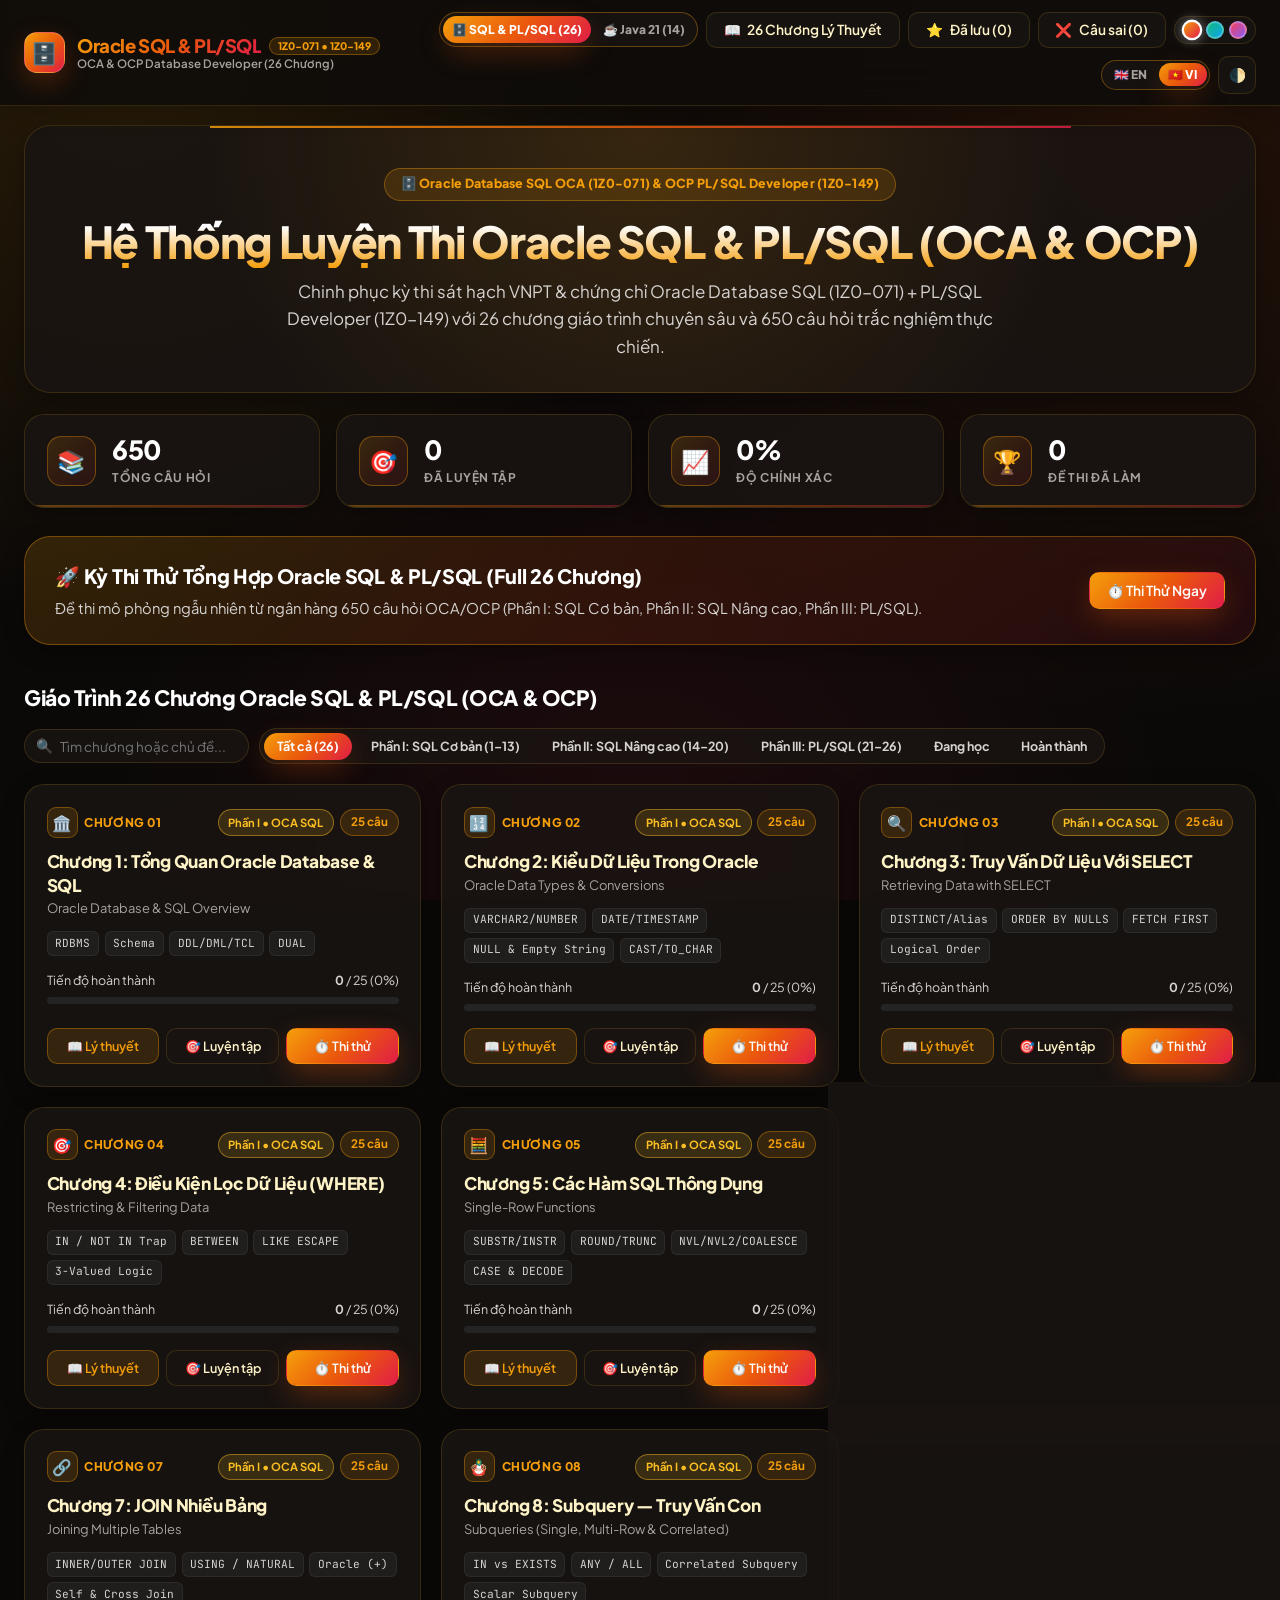
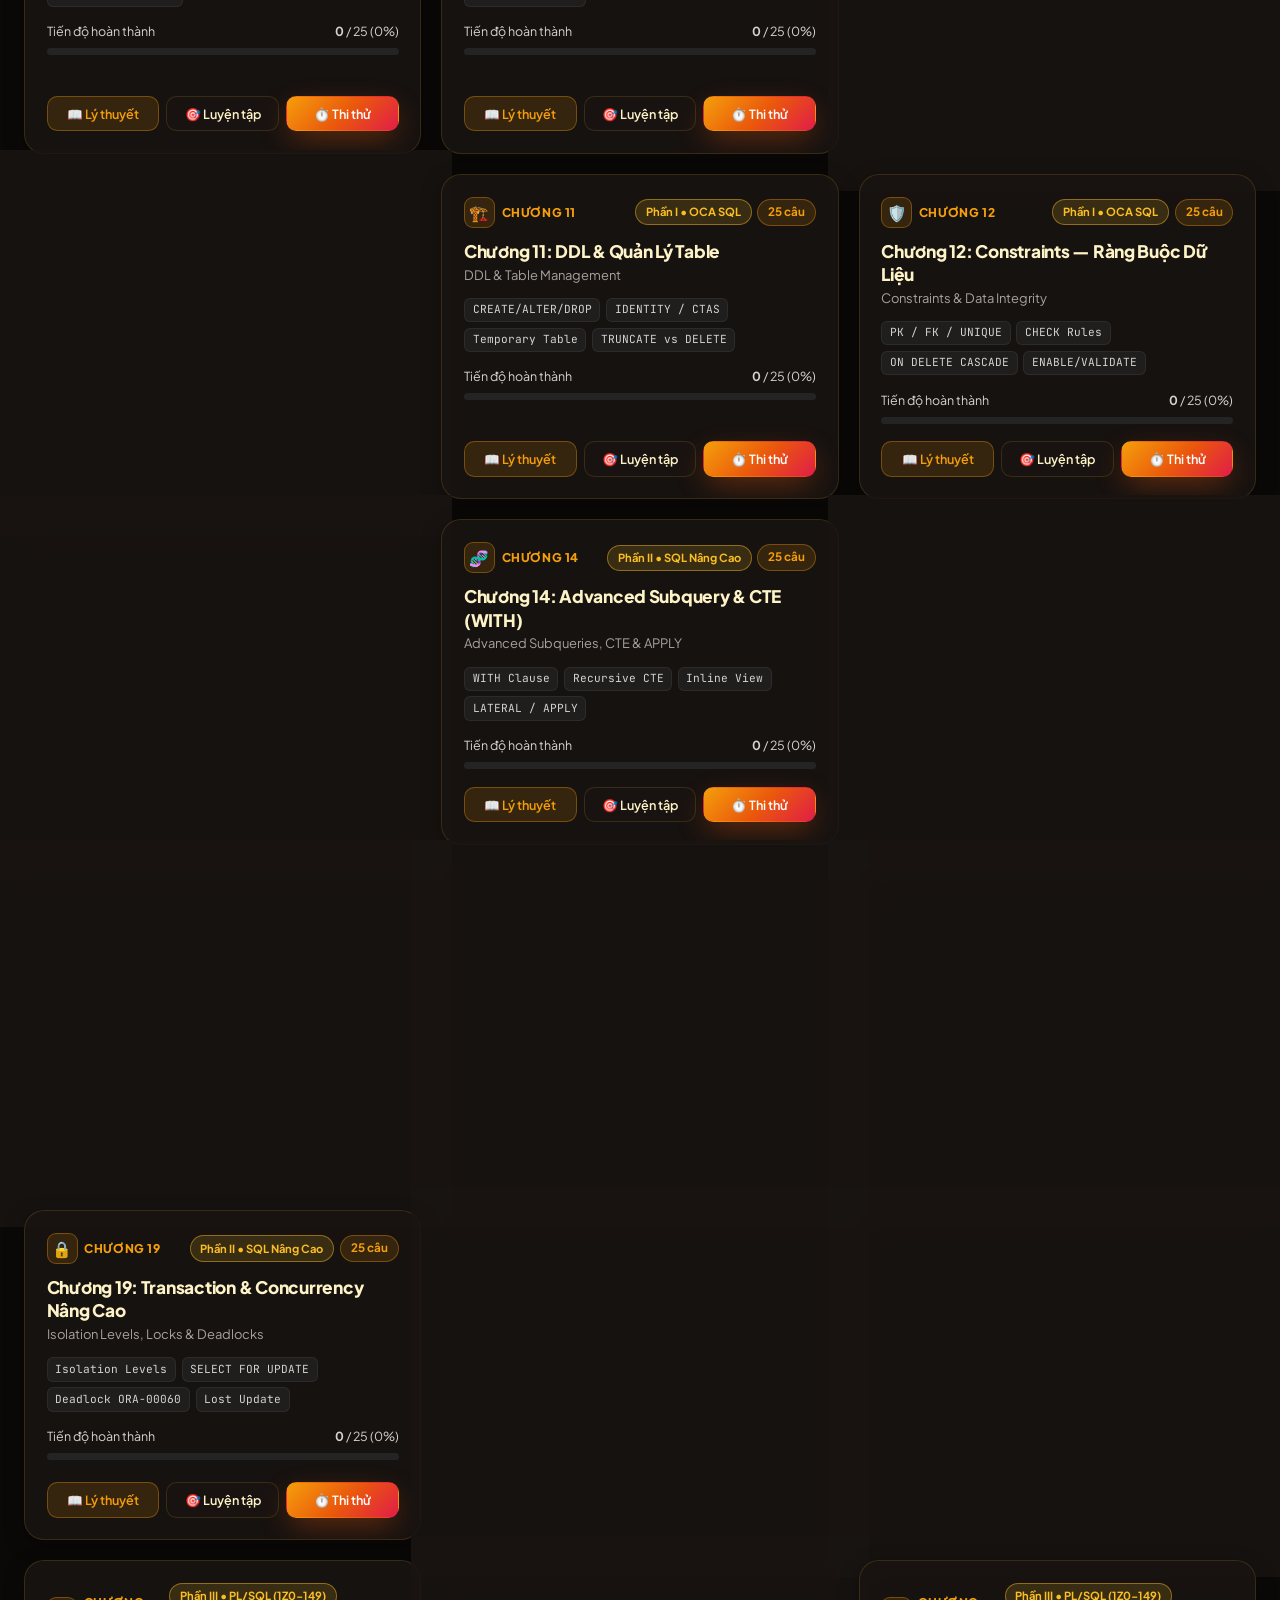
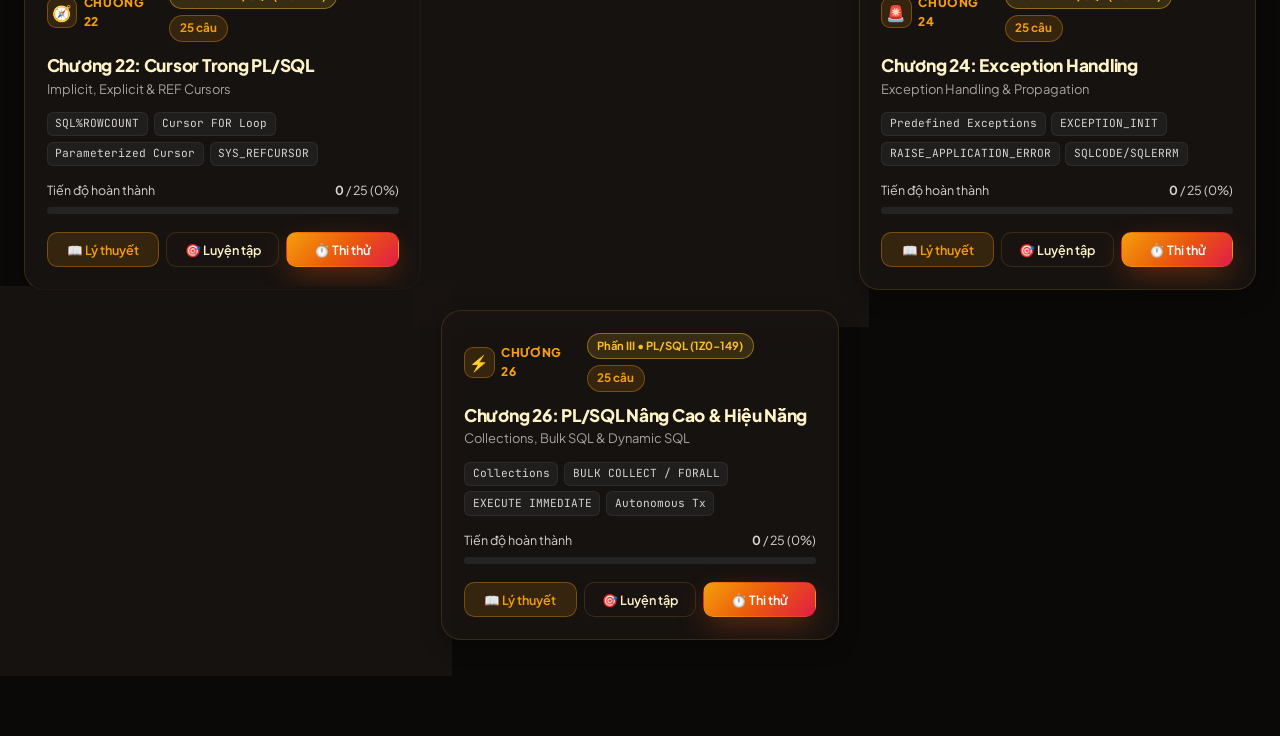
<file: index.html>
<!DOCTYPE html>
<html lang="vi">
<head>
  <meta charset="UTF-8">
  <meta http-equiv="refresh" content="0; url=quiz-app/index.html">
  <title>OCP Java 21 Quiz Master</title>
  <script>
    window.location.href = "quiz-app/index.html";
  </script>
</head>
<body style="font-family: sans-serif; text-align: center; padding: 2rem;">
  <p>Đang chuyển hướng tới ứng dụng luyện thi OCP Java 21 Quiz Master...</p>
  <p><a href="quiz-app/index.html">Bấm vào đây nếu trình duyệt không tự chuyển hướng</a></p>
</body>
</html>
</file>
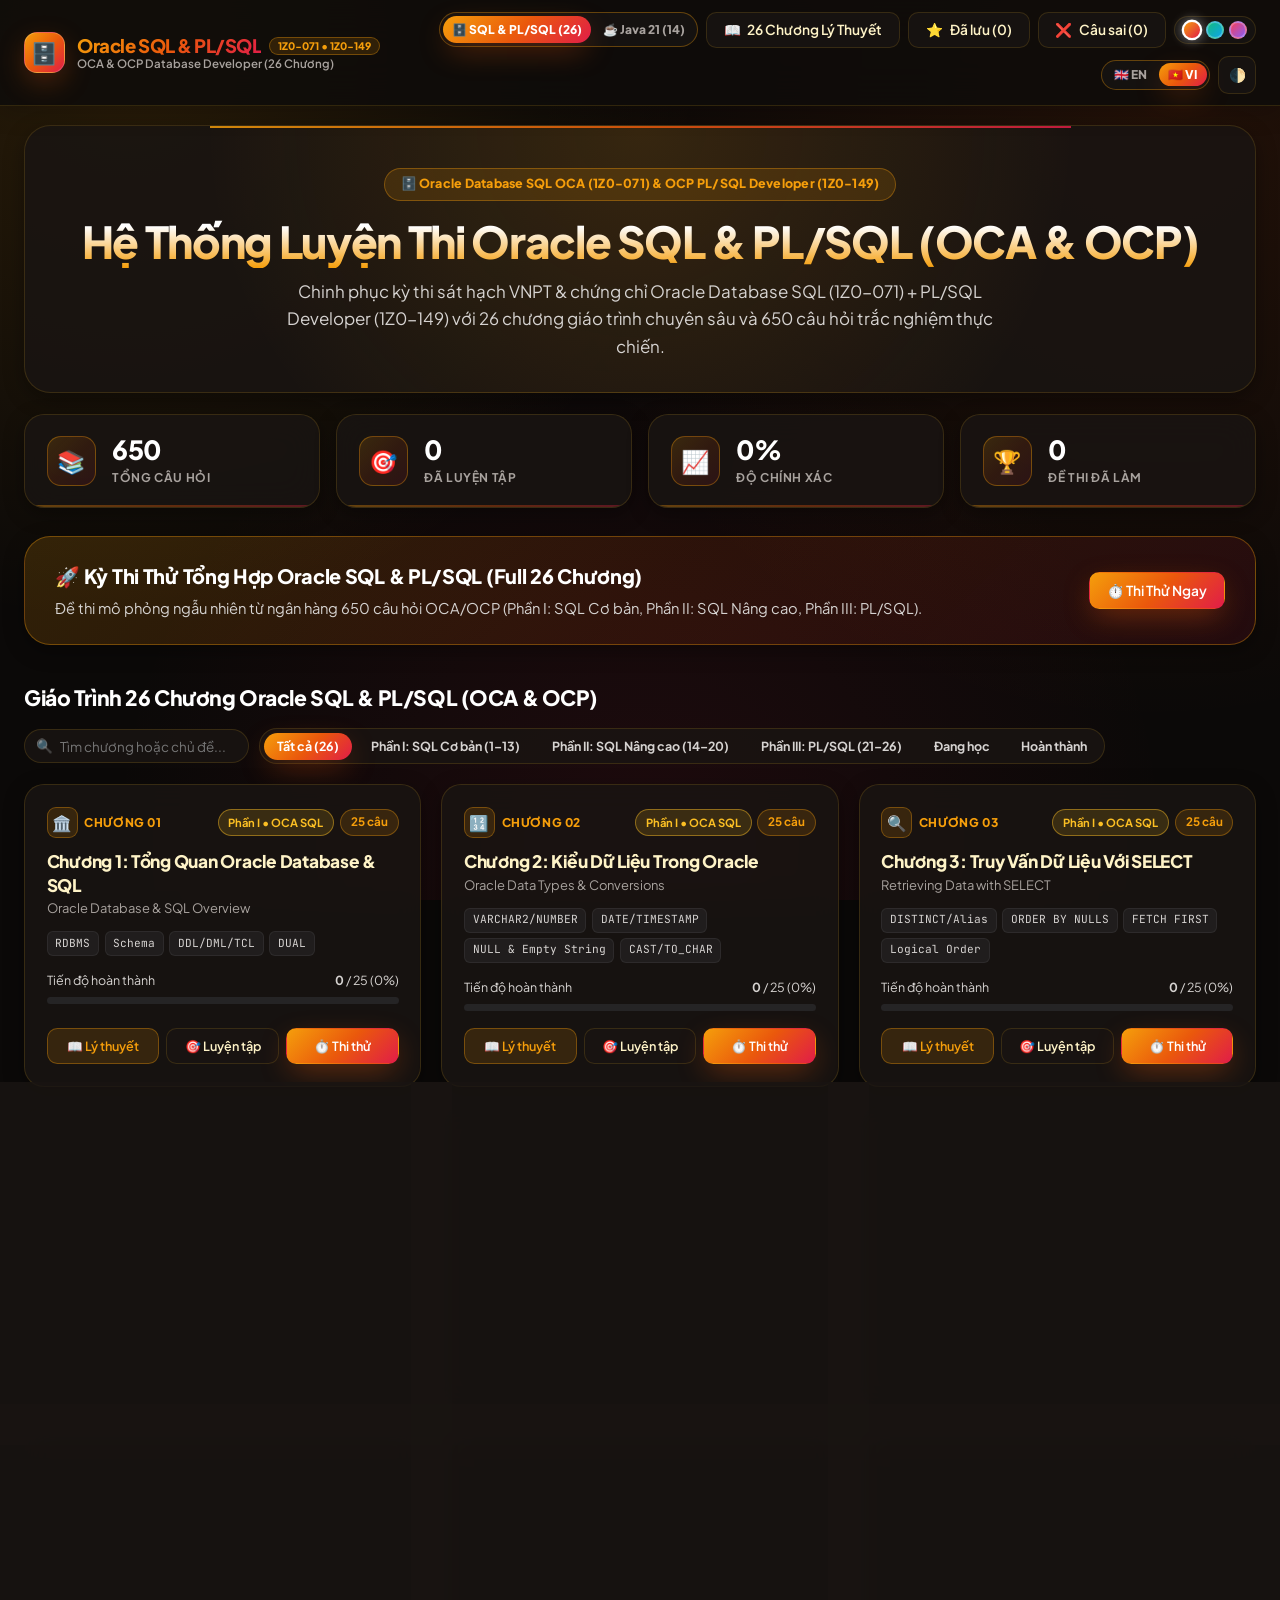
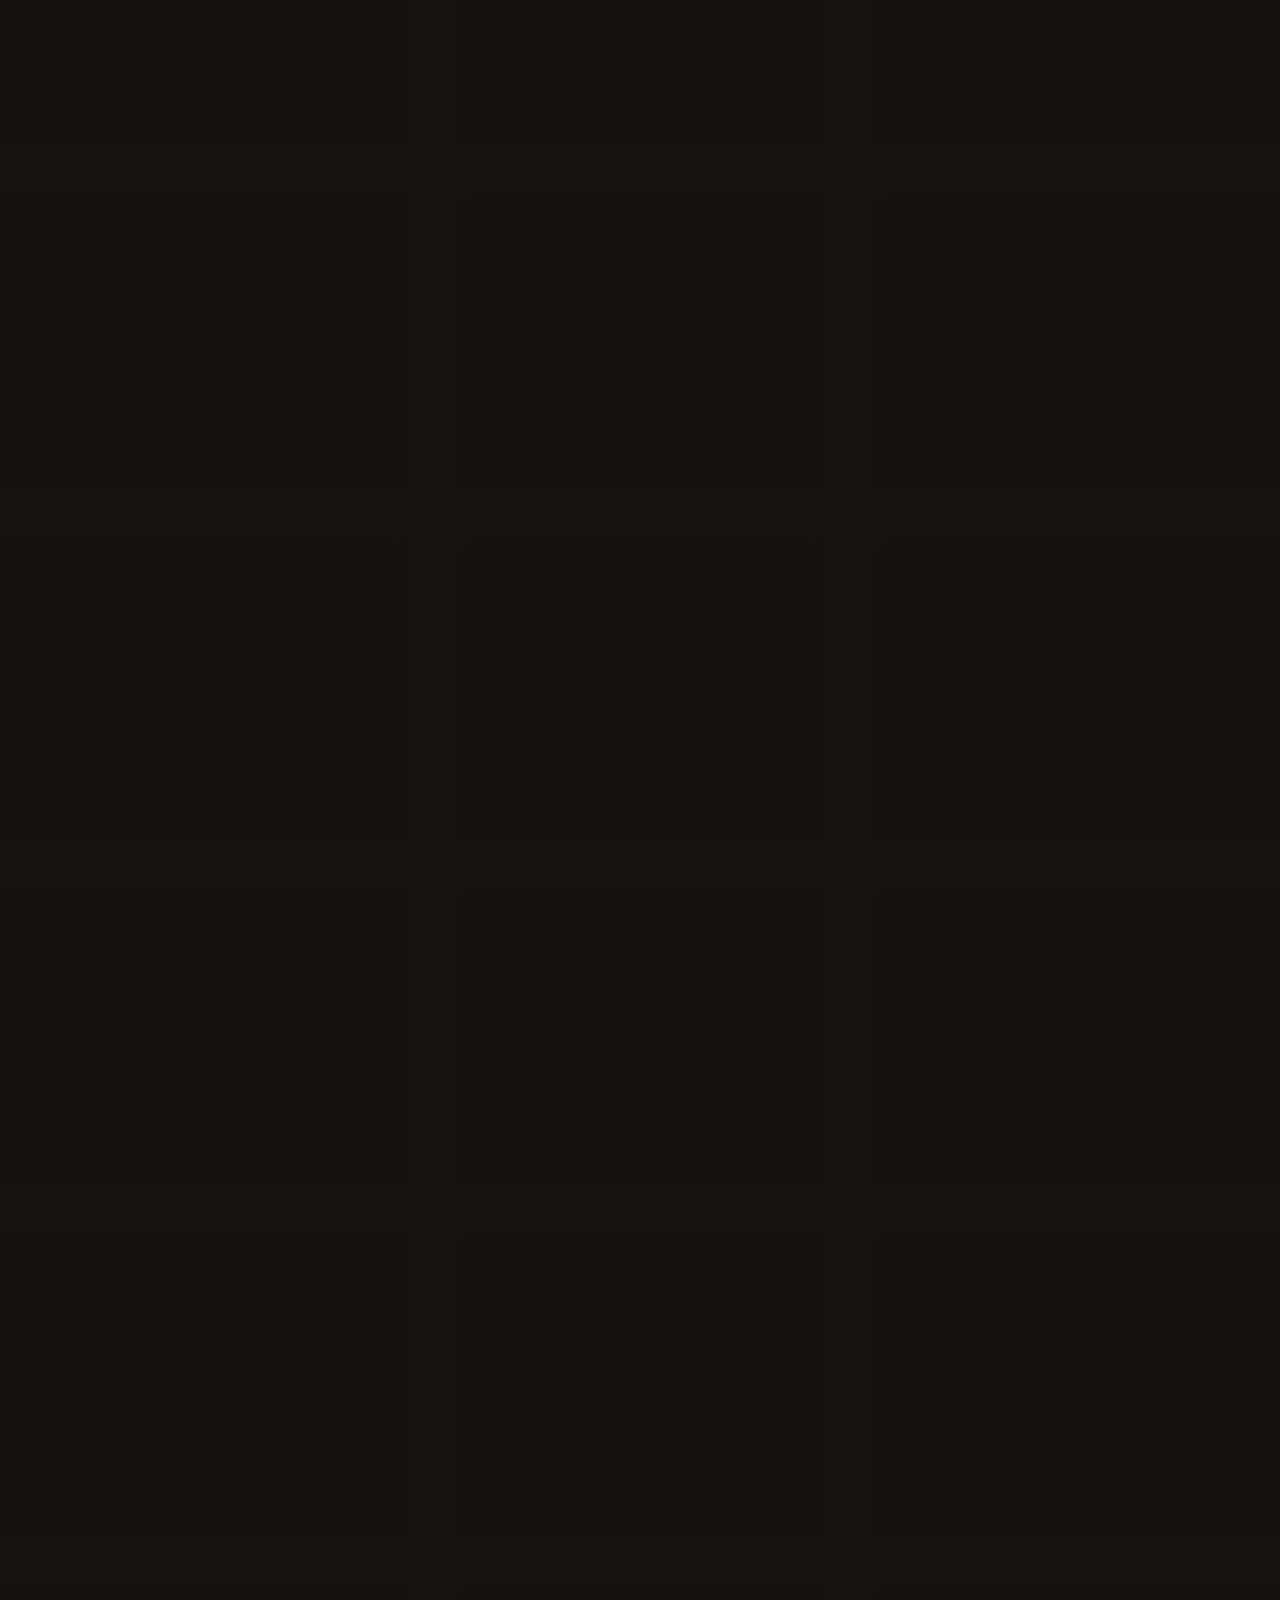
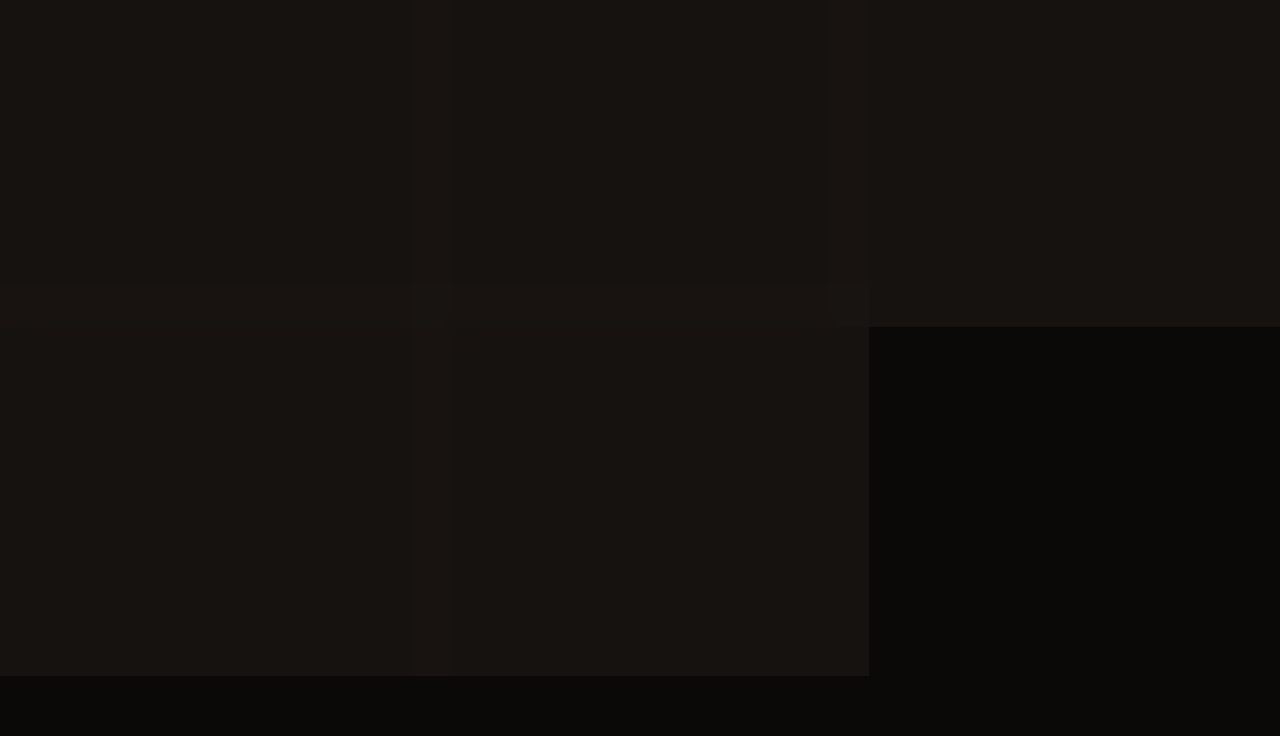
<file: quiz-app/index.html>
<!DOCTYPE html>
<html lang="vi" data-theme="dark">
<head>
  <meta charset="UTF-8">
  <meta name="viewport" content="width=device-width, initial-scale=1.0, maximum-scale=5.0">
  <title>Oracle SQL &amp; PL/SQL + Java 21 Quiz Master (OCA 1Z0-071 • OCP 1Z0-149 • 1Z0-830)</title>
  <meta name="description" content="Hệ thống ôn thi chứng chỉ Oracle Database SQL & PL/SQL (26 chương lý thuyết, 650 câu hỏi trắc nghiệm OCA/OCP) và Oracle Java SE 21 Developer (1Z0-830).">
  
  <!-- Fonts -->
  <link rel="preconnect" href="https://fonts.googleapis.com">
  <link rel="preconnect" href="https://fonts.gstatic.com" crossorigin>
  <link href="https://fonts.googleapis.com/css2?family=Plus+Jakarta+Sans:wght@400;500;600;700;800&family=JetBrains+Mono:wght@400;500;600;700&display=swap" rel="stylesheet">
  
  <!-- Modular CSS -->
  <link rel="stylesheet" href="lib/prism.css">
  <link rel="stylesheet" href="css/variables.css?v=3.5.0">
  <link rel="stylesheet" href="css/layout.css?v=3.5.0">
  <link rel="stylesheet" href="css/components.css?v=3.5.0">
  <link rel="stylesheet" href="css/modals.css?v=3.5.0">
  <link rel="stylesheet" href="css/responsive.css?v=3.5.0">
</head>
<body>

  <!-- Header -->
  <header>
    <div class="container nav-wrapper">
      <a class="brand" id="brand-logo" href="#" title="Về trang chủ / Home">
        <div class="brand-icon" id="brand-icon">🗄️</div>
        <div class="brand-text-wrap">
          <div class="brand-title-row">
            <span class="brand-title" id="brand-title">Oracle SQL &amp; PL/SQL</span>
            <span class="brand-badge" id="brand-badge">1Z0-071 • 1Z0-149</span>
          </div>
          <span class="brand-subtitle" id="brand-subtitle">OCA &amp; OCP Database Developer (26 Chương)</span>
        </div>
      </a>

      <div class="nav-actions">
        <!-- Course Switcher: SQL & PL/SQL (26 Ch) <-> Java 21 (14 Ch) -->
        <div class="lang-segmented-btn" id="btn-toggle-course" title="Chuyển đổi lộ trình học: Oracle SQL &amp; PL/SQL (26 Chương) ⇄ Java SE 21 (14 Chương)">
          <span class="lang-seg-opt active" id="course-seg-sql" data-course="sql">🗄️ SQL &amp; PL/SQL (26)</span>
          <span class="lang-seg-opt" id="course-seg-java" data-course="java">☕ Java 21 (14)</span>
        </div>

        <a href="https://github.com/Min-Duc1705/OCP-21/tree/main/enthuware" target="_blank" rel="noopener noreferrer" class="btn btn-secondary nav-btn" id="nav-btn-enthuware" title="Sổ tay giải đề &amp; bẫy thi Enthuware" style="display: none;">
          <span>⚡</span> <span class="nav-btn-label" data-i18n="nav.enthuware">Enthuware</span>
        </a>
        <button class="btn btn-secondary nav-btn" id="btn-open-theory" title="Xem sổ tay lý thuyết trọn bộ các chương">
          <span>📖</span> <span class="nav-btn-label" id="nav-label-theory" data-i18n="nav.theorySql">26 Chương Lý Thuyết</span>
        </button>
        <button class="btn btn-secondary nav-btn" id="btn-open-videos" title="Xem video bài giảng trọn bộ 14 chương OCP 21" style="display: none;">
          <span>🎬</span> <span class="nav-btn-label" data-i18n="nav.videos">14 Video Bài Giảng</span>
        </button>
        <button class="btn btn-secondary nav-btn" id="btn-open-bookmarks" title="Xem các câu hỏi đã đánh dấu">
          <span>⭐</span> <span class="nav-btn-label"><span data-i18n="nav.saved">Đã lưu</span> (<span id="bookmark-count-badge">0</span>)</span>
        </button>
        <button class="btn btn-secondary nav-btn" id="btn-open-mistakes" title="Xem sổ tay câu hỏi làm sai">
          <span>❌</span> <span class="nav-btn-label"><span data-i18n="nav.mistakes">Câu sai</span> (<span id="mistake-count-badge">0</span>)</span>
        </button>
        <div class="palette-switcher" id="palette-switcher" title="Đổi tông màu giao diện (Vàng Hổ Phách / Xanh Ngọc Lục Bảo / Hồng Tím)">
          <button type="button" class="palette-dot palette-dot-amber active" data-palette="amber" aria-label="Solar Amber Theme" title="Vàng Hổ Phách &amp; Đỏ Cam (Java Duke)"></button>
          <button type="button" class="palette-dot palette-dot-emerald" data-palette="emerald" aria-label="Emerald Mint Theme" title="Xanh Ngọc Lục Bảo &amp; Mint"></button>
          <button type="button" class="palette-dot palette-dot-rose" data-palette="rose" aria-label="Rose Amethyst Theme" title="Hồng Nhung &amp; Tím Hoàng Gia"></button>
        </div>
        <button class="lang-segmented-btn" id="btn-toggle-lang" title="Chuyển đổi ngôn ngữ VI / EN (Phím L)">
          <span class="lang-seg-opt" id="lang-seg-en">🇬🇧 EN</span>
          <span class="lang-seg-opt" id="lang-seg-vi">🇻🇳 VI</span>
        </button>
        <button class="btn btn-icon" id="btn-toggle-theme" title="Chuyển chế độ Sáng (Kem Ấm) / Tối (Obsidian)">
          🌓
        </button>
      </div>
    </div>
  </header>

  <!-- Main Content Container -->
  <main class="container main-container">

    <!-- VIEW 1: DASHBOARD -->
    <section id="dashboard-view" class="view active">
      <div class="hero">
        <div class="hero-pill" id="hero-badge" data-i18n="hero.badgeSql">✨ Lộ Trình Toàn Diện • Oracle SQL &amp; PL/SQL (OCA 1Z0-071 &amp; OCP 1Z0-149)</div>
        <h1 id="hero-title" data-i18n="hero.titleSql">Hệ Thống Ôn Tập Oracle SQL &amp; PL/SQL</h1>
        <p id="hero-subtitle" data-i18n="hero.subtitleSql">Chinh phục kỳ thi Oracle Database (OCA/OCP) &amp; phỏng vấn Backend/SQL Developer với 26 chương lý thuyết chuyên sâu và 650 câu hỏi trắc nghiệm thực chiến kèm giải thích bẫy thi chi tiết.</p>
      </div>

      <!-- Stats Ribbon -->
      <div class="stats-ribbon">
        <div class="stat-card">
          <div class="stat-icon">📚</div>
          <div class="stat-content">
            <h3 id="stat-total-questions">650</h3>
            <span data-i18n="stats.total">Tổng câu hỏi</span>
          </div>
        </div>
        <div class="stat-card">
          <div class="stat-icon">🎯</div>
          <div class="stat-content">
            <h3 id="stat-attempted-questions">0</h3>
            <span data-i18n="stats.attempted">Đã luyện tập</span>
          </div>
        </div>
        <div class="stat-card">
          <div class="stat-icon">📈</div>
          <div class="stat-content">
            <h3 id="stat-accuracy-rate">0%</h3>
            <span data-i18n="stats.accuracy">Độ chính xác</span>
          </div>
        </div>
        <div class="stat-card">
          <div class="stat-icon">🏆</div>
          <div class="stat-content">
            <h3 id="stat-exams-taken">0</h3>
            <span data-i18n="stats.exams">Đề thi đã làm</span>
          </div>
        </div>
      </div>

      <!-- Quick Action: Comprehensive Mock Exam -->
      <div class="quick-exam-banner">
        <div class="quick-exam-info">
          <h2 id="banner-title" data-i18n="banner.titleSql">🚀 Kỳ Thi Thử Tổng Hợp Oracle SQL &amp; PL/SQL (Full 26 Chương)</h2>
          <p id="banner-desc" data-i18n="banner.descSql">Đề thi mô phỏng ngẫu nhiên từ ngân hàng 650 câu hỏi OCA/OCP (Phần I: SQL Cơ bản, Phần II: SQL Nâng cao, Phần III: PL/SQL).</p>
        </div>
        <button class="btn btn-primary quick-exam-cta" id="btn-quick-full-exam" data-i18n="banner.cta">
          ⏱️ Thi Thử Ngay
        </button>
      </div>

      <!-- Chapters Toolbar (Title + Search + Filter Pills) -->
      <div class="dashboard-toolbar">
        <div class="section-title" style="margin-bottom: 0;">
          <h2 id="dashboard-chapters-title" data-i18n="dashboard.chaptersTitleSql">Lộ Trình 26 Chương Oracle SQL &amp; PL/SQL (OCA → OCP)</h2>
        </div>

        <div class="chapter-controls">
          <div class="chapter-search-box">
            <span>🔍</span>
            <input type="text" id="chapter-search-input" data-i18n-placeholder="dashboard.searchPlaceholder" placeholder="Tìm chương hoặc chủ đề..." autocomplete="off">
          </div>
          <div class="chapter-filter-pills" id="chapter-filter-pills">
            <button type="button" class="filter-pill-btn active" data-ch-filter="all" id="filter-pill-all" data-i18n="dashboard.filterAllSql">Tất cả (26)</button>
            <button type="button" class="filter-pill-btn sql-part-pill" data-ch-filter="part1" id="filter-pill-part1" data-i18n="dashboard.filterPart1">Phần I: OCA SQL (1–13)</button>
            <button type="button" class="filter-pill-btn sql-part-pill" data-ch-filter="part2" id="filter-pill-part2" data-i18n="dashboard.filterPart2">Phần II: OCP SQL (14–20)</button>
            <button type="button" class="filter-pill-btn sql-part-pill" data-ch-filter="part3" id="filter-pill-part3" data-i18n="dashboard.filterPart3">Phần III: PL/SQL (21–26)</button>
            <button type="button" class="filter-pill-btn" data-ch-filter="progress" data-i18n="dashboard.filterInProgress">Đang học</button>
            <button type="button" class="filter-pill-btn" data-ch-filter="done" data-i18n="dashboard.filterCompleted">Hoàn thành</button>
          </div>
        </div>
      </div>

      <div class="chapter-grid" id="chapter-cards-container">
        <!-- Rendered dynamically by app.js -->
      </div>
    </section>

    <!-- VIEW 2: PRACTICE MODE (SPLIT LAYOUT) -->
    <section id="practice-view" class="view">
      <div class="quiz-header">
        <div class="quiz-meta">
          <button class="btn btn-secondary btn-sm" id="btn-practice-back" data-i18n="practice.back">← Dashboard</button>
          <div class="quiz-meta-titles">
            <div id="practice-chapter-title" class="quiz-chapter-sub">Chapter 1</div>
            <div class="quiz-question-counter"><span data-i18n="common.question">Câu hỏi</span> <span id="practice-current-index">1</span> / <span id="practice-total-count">25</span></div>
          </div>
        </div>

        <div class="quiz-header-actions">
          <button class="btn btn-secondary btn-sm" id="btn-practice-theory" title="Đọc sổ tay lý thuyết của chương này">
            📖 <span data-i18n="practice.theoryBtn">Lý thuyết</span>
          </button>
          <button class="btn btn-secondary btn-sm" id="btn-practice-video" title="Xem video bài giảng của chương này">
            🎬 <span data-i18n="practice.videoBtn">Bài giảng</span>
          </button>
          <button class="btn btn-secondary btn-sm" id="btn-practice-bookmark" title="Đánh dấu câu hỏi này (Phím B)">
            ⭐ <span data-i18n="practice.saveBtn">Lưu câu hỏi</span>
          </button>
        </div>
      </div>

      <!-- Question Navigator Bar -->
      <div class="question-navigator-bar" id="practice-navigator-bar">
        <div class="navigator-header">
          <div class="navigator-title">
            <span data-i18n="practice.navTitle">🗺️ Sơ đồ câu hỏi:</span>
          </div>
          <div class="navigator-stats" id="practice-navigator-stats">
            <span class="navigator-stat-pill">⚪ <span data-i18n="practice.unanswered">Chưa làm</span>: <strong id="stat-nav-unanswered">0</strong></span>
            <span class="navigator-stat-pill" style="color: var(--success);">🟢 <span data-i18n="practice.correct">Đúng</span>: <strong id="stat-nav-correct">0</strong></span>
            <span class="navigator-stat-pill" style="color: var(--danger);">🔴 <span data-i18n="practice.wrong">Sai</span>: <strong id="stat-nav-wrong">0</strong></span>
            <span class="navigator-stat-pill" style="color: var(--warning);">⭐ <span data-i18n="practice.saved">Đã lưu</span>: <strong id="stat-nav-bookmarked">0</strong></span>
          </div>
        </div>
        <div class="navigator-scroll-container" id="practice-palette-pills">
          <!-- Rendered dynamically: 1, 2, 3... N -->
        </div>
      </div>

      <!-- 2-COLUMN SPLIT LAYOUT -->
      <div class="split-layout-container">
        <!-- LEFT PANE: QUESTION & IDE CODE -->
        <div class="split-left-pane">
          <div class="pane-top-meta">
            <span class="badge badge-info" id="practice-type-badge">Chọn 1 đáp án</span>
            <span class="question-id-tag" id="practice-question-id">sql_ch1_q1</span>
          </div>

          <div class="pane-sub-header">
            <span class="pane-label" data-i18n="common.questionPrompt">📋 Nội dung câu hỏi:</span>
            <button type="button" class="btn btn-secondary btn-sm btn-inline-lang-toggle" title="Đổi ngôn ngữ câu hỏi EN / VI (Phím L)">
              🇬🇧 EN / VI
            </button>
          </div>

          <div class="question-prompt" id="practice-prompt-text">
            <!-- Question text -->
          </div>

          <!-- IDE Code Snippet Area -->
          <div id="practice-code-container" class="code-snippet-wrap" style="display: none;">
            <div class="ide-window-bar">
              <div class="ide-dots">
                <span class="ide-dot red"></span>
                <span class="ide-dot yellow"></span>
                <span class="ide-dot green"></span>
              </div>
              <span class="ide-filename" id="practice-ide-filename" data-i18n="common.sqlCode">Query.sql</span>
              <button type="button" class="btn-copy-snippet" id="btn-copy-practice-code" data-i18n="common.copyCode">📋 Sao chép</button>
            </div>
            <pre><code class="language-sql" id="practice-code-block"></code></pre>
          </div>
        </div>

        <!-- RIGHT PANE: OPTIONS & EXPLANATION -->
        <div class="split-right-pane">
          <div class="pane-top-meta">
            <span class="pane-label" data-i18n="common.selectOptions">✏️ Chọn phương án trả lời:</span>
            <span class="key-hint-label" id="practice-key-hint" data-i18n="common.keyHint">Phím A, B, C... để chọn</span>
          </div>

          <!-- Options List -->
          <div class="options-list" id="practice-options-container">
            <!-- Options rendered dynamically -->
          </div>

          <!-- Action Buttons Bar -->
          <div class="practice-action-bar">
            <button class="btn btn-primary" id="btn-check-answer" style="flex: 2;">
              ✔️ Kiểm Tra Đáp Án (Enter)
            </button>
            <button class="btn btn-secondary" id="btn-reset-practice-question" style="flex: 1;" data-i18n="practice.retry">
              🔄 Làm lại
            </button>
          </div>

          <!-- Explanation Card (Revealed after check) -->
          <div class="explanation-card" id="practice-explanation-card">
            <div class="explanation-title">
              <span data-i18n="common.explanationTitle">💡 Giải Thích Chuyên Sâu &amp; Phân Tích Bẫy Thi:</span>
            </div>
            <div class="explanation-body" id="practice-explanation-text"></div>
          </div>

          <!-- Practice Navigation Footer -->
          <div class="pane-footer-nav">
            <button class="btn btn-secondary" id="btn-practice-prev" data-i18n="common.prevBtn">← Câu trước</button>
            <button class="btn btn-primary" id="btn-practice-next" data-i18n="common.nextBtn">Câu tiếp theo →</button>
          </div>
        </div>
      </div>
    </section>

    <!-- VIEW 3: MOCK EXAM VIEW -->
    <section id="exam-view" class="view">
      <div class="quiz-header">
        <div class="quiz-meta">
          <button class="btn btn-secondary btn-sm" id="btn-exam-quit" data-i18n="exam.quit">← Thoát phòng thi</button>
          <div class="quiz-meta-titles">
            <div id="exam-title-display" class="quiz-chapter-sub" data-i18n="exam.roomTitleSql">Phòng Thi Oracle SQL &amp; PL/SQL</div>
            <div class="quiz-question-counter"><span data-i18n="common.question">Câu hỏi</span> <span id="exam-current-index">1</span> / <span id="exam-total-count">25</span></div>
          </div>
        </div>

        <div class="quiz-header-actions">
          <button class="btn btn-secondary btn-sm" id="btn-exam-flag">
            🚩 Cắm cờ xem lại
          </button>
          <button class="btn btn-secondary btn-sm exam-mobile-palette-toggle" id="btn-toggle-exam-sidebar">
            🗺️ <span data-i18n="exam.paletteBtn">Bảng câu hỏi</span>
          </button>
        </div>
      </div>

      <div class="exam-layout" id="exam-layout">
        <!-- Main Exam Question Area -->
        <div class="exam-main">
          <div class="split-layout-container" style="margin-bottom: 0;">
            <!-- Left Pane: Prompt & IDE Code -->
            <div class="split-left-pane">
              <div class="pane-top-meta">
                <span class="badge badge-info" id="exam-type-badge">Chọn tất cả đáp án đúng</span>
                <span class="question-id-tag" id="exam-chapter-indicator">Chapter 1</span>
              </div>

              <div class="pane-sub-header">
                <span class="pane-label" data-i18n="common.questionPrompt">📋 Nội dung câu hỏi:</span>
                <button type="button" class="btn btn-secondary btn-sm btn-inline-lang-toggle" title="Đổi ngôn ngữ câu hỏi EN / VI (Phím L)">
                  🇬🇧 EN / VI
                </button>
              </div>

              <div class="question-prompt" id="exam-prompt-text"></div>

              <div id="exam-code-container" class="code-snippet-wrap" style="display: none;">
                <div class="ide-window-bar">
                  <div class="ide-dots">
                    <span class="ide-dot red"></span>
                    <span class="ide-dot yellow"></span>
                    <span class="ide-dot green"></span>
                  </div>
                  <span class="ide-filename" id="exam-ide-filename" data-i18n="common.sqlCode">Query.sql</span>
                  <button type="button" class="btn-copy-snippet" id="btn-copy-exam-code" data-i18n="common.copyCode">📋 Sao chép</button>
                </div>
                <pre><code class="language-sql" id="exam-code-block"></code></pre>
              </div>
            </div>

            <!-- Right Pane: Options -->
            <div class="split-right-pane">
              <div class="pane-top-meta">
                <span class="pane-label" data-i18n="common.selectOptions">✏️ Chọn phương án trả lời:</span>
              </div>

              <div class="options-list" id="exam-options-container"></div>

              <div class="pane-footer-nav">
                <button class="btn btn-secondary" id="btn-exam-prev" data-i18n="common.prevBtn">← Câu trước</button>
                <button class="btn btn-primary" id="btn-exam-next" data-i18n="common.nextBtn">Câu tiếp theo →</button>
              </div>
            </div>
          </div>
        </div>

        <!-- Mobile Backdrop for Exam Sidebar -->
        <div class="sidebar-backdrop" id="exam-sidebar-backdrop"></div>

        <!-- Sidebar with Timer & Question Palette -->
        <aside class="exam-sidebar" id="exam-sidebar">
          <div class="exam-sidebar-mobile-header">
            <span data-i18n="exam.paletteTitle">Bảng điều hướng câu hỏi</span>
            <button class="btn-close-drawer" id="btn-close-exam-sidebar" aria-label="Close">&times;</button>
          </div>

          <div class="timer-box" id="exam-timer-display" title="Thời gian làm bài còn lại">
            ⏱️ <span id="timer-digits">30:00</span>
          </div>

          <div class="exam-palette-heading" data-i18n="exam.paletteTitle">
            Bảng điều hướng câu hỏi:
          </div>

          <div class="palette-grid" id="exam-palette-grid">
            <!-- Palette buttons rendered dynamically -->
          </div>

          <div class="palette-legend">
            <div class="palette-legend-item">
              <span class="legend-dot answered"></span> <span data-i18n="exam.legendAnswered">Đã trả lời</span>
            </div>
            <div class="palette-legend-item">
              <span class="legend-dot unanswered"></span> <span data-i18n="exam.legendUnanswered">Chưa làm</span>
            </div>
            <div class="palette-legend-item">
              <span>🚩</span> <span data-i18n="exam.legendFlagged">Đã cắm cờ xem lại</span>
            </div>
          </div>

          <button class="btn btn-primary" id="btn-exam-submit" style="width: 100%; padding: 0.75rem; font-size: 1rem;" data-i18n="exam.submitBtn">
            📝 Nộp Bài Thi
          </button>
        </aside>
      </div>
    </section>

    <!-- VIEW 4: EXAM RESULT VIEW -->
    <section id="result-view" class="view">
      <div class="result-card">
        <div class="pass-status" id="result-pass-badge"></div>

        <div style="font-size: 1.1rem; color: var(--text-secondary);" data-i18n="result.yourScore">Điểm số của bạn:</div>
        <div class="score-badge" id="result-score-percent">85%</div>

        <p style="font-size: 1.05rem; margin-bottom: 2rem;" id="result-summary-text">
          <span data-i18n="result.correctPrefix">Bạn trả lời đúng</span> <strong id="result-correct-count">17</strong> / <strong id="result-total-count">20</strong> <span data-i18n="result.questionsWord">câu hỏi</span>. <span data-i18n="result.timeSpentPrefix">Thời gian:</span> <span id="result-time-spent">18m 42s</span>.
        </p>

        <!-- Chapter Breakdown -->
        <div class="result-breakdown-box">
          <h4 style="font-size: 1rem; font-weight: 700; margin-bottom: 1rem;" data-i18n="result.breakdownTitle">Phân Tích Chi Tiết Theo Từng Chương:</h4>
          <div id="result-chapter-breakdown" style="display: flex; flex-direction: column; gap: 0.75rem;"></div>
        </div>

        <div style="display: flex; justify-content: center; gap: 1rem; flex-wrap: wrap;">
          <button class="btn btn-secondary" id="btn-result-home" data-i18n="result.homeBtn">🏠 Về Trang Chủ</button>
          <button class="btn btn-primary" id="btn-result-review-all" data-i18n="result.reviewBtn">🔍 Xem Lại Chi Tiết Toàn Bộ Đề</button>
        </div>
      </div>

      <!-- Detailed Review Section -->
      <div id="exam-review-section" style="margin-top: 2rem;">
        <div class="dashboard-toolbar">
          <div class="section-title" style="margin-bottom: 0;">
            <h2 data-i18n="result.detailedTitle">Chi Tiết Từng Câu Hỏi &amp; Đáp Án</h2>
          </div>
          <div class="review-filters" id="review-filters">
            <button class="btn btn-secondary btn-sm active" data-filter="all" data-i18n="result.filterAll">Tất cả</button>
            <button class="btn btn-secondary btn-sm" data-filter="wrong" data-i18n="result.filterWrong">❌ Câu làm sai</button>
            <button class="btn btn-secondary btn-sm" data-filter="correct" data-i18n="result.filterCorrect">✔️ Câu làm đúng</button>
            <button class="btn btn-secondary btn-sm" data-filter="flagged" data-i18n="result.filterFlagged">🚩 Đã cắm cờ</button>
          </div>
        </div>

        <div id="review-questions-list" style="display: flex; flex-direction: column; gap: 1.25rem; margin-bottom: 3rem;"></div>
      </div>
    </section>

  </main>

  <!-- MODAL: EXAM SETUP -->
  <div class="modal-overlay" id="exam-setup-modal">
    <div class="modal-content">
      <div class="modal-header">
        <h2 data-i18n="modalExam.title">⚙️ Thiết Lập Đề Thi Thử</h2>
        <button class="close-modal-btn" id="btn-close-exam-modal">&times;</button>
      </div>

      <div style="display: flex; flex-direction: column; gap: 1.25rem;">
        <div>
          <div style="display: flex; justify-content: space-between; align-items: center; margin-bottom: 0.5rem; gap: 0.5rem;">
            <label style="font-weight: 700;" data-i18n="modalExam.selectChapters">1. Chọn các chương muốn thi:</label>
            <button class="btn btn-secondary btn-sm" id="btn-toggle-all-chapters" style="padding: 0.25rem 0.65rem; font-size: 0.78rem;" data-i18n="modalExam.deselectAll">Bỏ chọn tất cả</button>
          </div>
          <div id="modal-chapters-list" class="modal-chapters-scroll"></div>
        </div>

        <div>
          <label style="font-weight: 700; display: block; margin-bottom: 0.5rem;" data-i18n="modalExam.questionCount">2. Số lượng câu hỏi:</label>
          <div class="modal-radio-group">
            <label class="modal-radio-pill">
              <input type="radio" name="modal-q-count" value="15"> <span data-i18n="modalExam.q15">15 câu (Nhanh)</span>
            </label>
            <label class="modal-radio-pill">
              <input type="radio" name="modal-q-count" value="25" checked> <span data-i18n="modalExam.q25">25 câu (Tiêu chuẩn)</span>
            </label>
            <label class="modal-radio-pill">
              <input type="radio" name="modal-q-count" value="50"> <span data-i18n="modalExam.q50">50 câu (Chuyên sâu)</span>
            </label>
            <label class="modal-radio-pill">
              <input type="radio" name="modal-q-count" value="all"> <span data-i18n="modalExam.qAll">Toàn bộ câu hỏi</span>
            </label>
          </div>
        </div>

        <div>
          <label style="font-weight: 700; display: block; margin-bottom: 0.5rem;" data-i18n="modalExam.timeLimit">3. Thời gian làm bài:</label>
          <div class="modal-radio-group">
            <label class="modal-radio-pill">
              <input type="radio" name="modal-timer" value="standard" checked> <span data-i18n="modalExam.tStandard">Chuẩn Oracle (2.5 phút/câu)</span>
            </label>
            <label class="modal-radio-pill">
              <input type="radio" name="modal-timer" value="speed"> <span data-i18n="modalExam.tSpeed">Tốc độ (1.5 phút/câu)</span>
            </label>
            <label class="modal-radio-pill">
              <input type="radio" name="modal-timer" value="unlimited"> <span data-i18n="modalExam.tUnlimited">Không giới hạn</span>
            </label>
          </div>
        </div>

        <button class="btn btn-primary" id="btn-start-exam-now" style="width: 100%; padding: 0.85rem; font-size: 1.05rem;" data-i18n="modalExam.startBtn">
          🚀 Bắt Đầu Làm Bài Thi
        </button>
      </div>
    </div>
  </div>

  <!-- MODAL: BOOKMARKS & MISTAKES -->
  <div class="modal-overlay" id="list-modal">
    <div class="modal-content">
      <div class="modal-header">
        <h2 id="list-modal-title">⭐ Danh Sách Câu Đã Đánh Dấu</h2>
        <button class="close-modal-btn" id="btn-close-list-modal">&times;</button>
      </div>

      <div id="list-modal-content" style="max-height: 400px; overflow-y: auto; display: flex; flex-direction: column; gap: 0.75rem;"></div>

      <div style="margin-top: 1.5rem; display: flex; gap: 1rem;">
        <button class="btn btn-primary" id="btn-practice-modal-items" style="flex: 1;">
          🎯 Luyện tập riêng các câu này
        </button>
      </div>
    </div>
  </div>

  <!-- MODAL: VIDEO LECTURE PLAYER -->
  <div class="modal-overlay" id="video-modal">
    <div class="modal-content video-modal-content">
      <div class="modal-header">
        <div style="display: flex; align-items: center; gap: 0.75rem; min-width: 0;">
          <span style="font-size: 1.5rem; flex-shrink: 0;">🎬</span>
          <div style="min-width: 0;">
            <h2 id="video-modal-title" style="font-size: 1.1rem; margin: 0; line-height: 1.3;">Bài Giảng OCP Java SE 21</h2>
            <div id="video-modal-subtitle" style="font-size: 0.82rem; color: var(--text-muted); margin-top: 0.2rem;">Chương 1: Building Blocks</div>
          </div>
        </div>
        <button class="close-modal-btn" id="btn-close-video-modal" title="Đóng bài giảng (Esc)">&times;</button>
      </div>

      <div class="video-player-container">
        <video id="video-player" controls preload="metadata" playsinline>
          <source src="" type="video/mp4" id="video-source">
          Trình duyệt của bạn không hỗ trợ phát video MP4.
        </video>
      </div>

      <div class="video-playlist-bar">
        <div style="font-size: 0.78rem; font-weight: 700; color: var(--text-muted); text-transform: uppercase; margin-bottom: 0.5rem; letter-spacing: 0.05em;" data-i18n="video.playlistTitle">
          📑 Danh sách bài giảng theo chương:
        </div>
        <div class="video-chapter-tabs" id="video-chapter-tabs"></div>
      </div>
    </div>
  </div>

  <!-- MODAL: THEORY READER (MODERN DOCS LAYOUT) -->
  <div class="modal-overlay" id="theory-modal">
    <div class="modal-content theory-modal-content">
      <div class="theory-top-bar">
        <div class="theory-top-left">
          <button class="btn-sidebar-toggle" id="btn-toggle-theory-sidebar" title="Ẩn / Hiện danh mục các chương" aria-label="Toggle Sidebar">
            ☰
          </button>
          <div class="theory-breadcrumb">
            <span class="theory-brand-tag" data-i18n="theory.handbook">📖 Lý Thuyết</span>
            <span class="theory-breadcrumb-sep">/</span>
            <span class="theory-breadcrumb-active" id="theory-modal-breadcrumb">Chương 1: Tổng quan Oracle Database và SQL</span>
          </div>
        </div>

        <div class="theory-top-center">
          <div class="theory-search-wrapper">
            <span class="theory-search-icon">🔍</span>
            <input type="text" id="theory-search-input" data-i18n-placeholder="theory.searchPlaceholder" placeholder="Tìm kiếm từ khóa trong chương..." autocomplete="off">
            <span id="theory-search-count" class="theory-search-count" style="display: none;"></span>
          </div>
        </div>

        <div class="theory-top-right">
          <button type="button" class="btn btn-primary btn-sm" id="btn-theory-voice-toggle" title="Nghe AI Cloned đọc lý thuyết chương này (Hỗ trợ nghe khi ngủ)">
            🔊 <span class="hide-mobile">Nghe Lý Thuyết</span>
          </button>
          <button type="button" class="btn btn-secondary btn-sm" id="btn-theory-voice-select" title="Chọn 4 giọng đọc Cloned AI &amp; Hẹn giờ ngủ">
            🎙️ <span class="hide-mobile">4 Giọng Clone</span>
          </button>
          <a id="theory-github-link" href="https://github.com/Min-Duc1705/OCP-21" target="_blank" rel="noopener noreferrer" class="btn btn-secondary btn-sm" title="Mở file Markdown gốc trên GitHub" style="text-decoration: none;">
            🔗 <span class="hide-mobile">GitHub</span>
          </a>
          <button class="btn btn-secondary btn-sm" id="btn-theory-video-link" title="Xem video bài giảng của chương này" style="display: none;">
            🎬 <span class="hide-mobile">Video</span>
          </button>
          <button class="close-modal-btn" id="btn-close-theory-modal" title="Đóng sổ tay lý thuyết (Esc)">&times;</button>
        </div>
      </div>

      <!-- AI CLONED VOICE & SLEEP PLAYER CONTROL BAR -->
      <div class="ocp-voice-control-bar" id="ocp-voice-control-bar" style="display: none;">
        <div class="voice-bar-left">
          <div class="voice-bar-meta-row">
            <span class="voice-live-pill" id="voice-bar-speaker">🎙️ Giọng Clone AI</span>
            <strong class="voice-bar-title" id="voice-bar-title">Chương 1</strong>
            <span class="voice-bar-counter" id="voice-bar-counter">Đoạn 1 / 10</span>
            <span class="voice-sleep-badge" id="voice-sleep-countdown" style="display: none;">🌙 Tắt sau 30:00</span>
          </div>
          <div class="voice-bar-snippet" id="voice-bar-snippet">"..."</div>
          <div class="voice-bar-progress-track" id="voice-bar-progress-track" title="Nhấn để tua tới đoạn bất kỳ">
            <div class="voice-bar-progress-fill" id="voice-bar-progress-fill"></div>
          </div>
        </div>

        <div class="voice-bar-controls">
          <button type="button" class="btn btn-secondary btn-sm" id="btn-voice-bar-prev" title="Đoạn trước">⏮</button>
          <button type="button" class="btn btn-primary btn-sm" id="btn-voice-bar-pause" title="Tạm dừng / Tiếp tục">⏸ Tạm dừng</button>
          <button type="button" class="btn btn-secondary btn-sm" id="btn-voice-bar-next" title="Đoạn tiếp">⏭</button>
          <button type="button" class="btn btn-secondary btn-sm active" id="btn-voice-bar-autonext" title="Tự động chuyển sang chương tiếp theo khi đọc xong để nghe lúc ngủ">🔁 Tự qua chương: BẬT</button>
          <select id="voice-bar-voice-select" class="voice-speed-select voice-quick-select" title="Đổi nhanh 4 giọng đọc Clone AI">
            <option value="cloned_microservices_female">🎙️ Nữ Hệ Thống (Clone)</option>
            <option value="cloned_jobhub_female">🎙️ Nữ JobHub AI (Clone)</option>
            <option value="cloned_angular_male">🎙️ Nam Angular (Clone)</option>
            <option value="cloned_angular_female">🎙️ Nữ Angular (Clone)</option>
            <option value="dual_podcast">🎭 Podcast 2 Giọng (Nam ⇄ Nữ)</option>
          </select>
          <select id="voice-bar-speed-select" class="voice-speed-select" title="Tốc độ đọc">
            <option value="0.85">0.85x (Ngủ)</option>
            <option value="0.95">0.95x</option>
            <option value="1">1.0x</option>
            <option value="1.15">1.15x</option>
            <option value="1.25">1.25x</option>
            <option value="1.5">1.5x</option>
          </select>
          <button type="button" class="btn btn-secondary btn-sm" id="btn-voice-bar-settings" title="Cấu hình 4 giọng Clone &amp; Hẹn giờ ngủ">🎙️ Đổi giọng / Hẹn giờ</button>
          <button type="button" class="btn btn-danger btn-sm" id="btn-voice-bar-stop" title="Dừng đọc">⏹</button>
        </div>
      </div>

      <div class="theory-main-layout" id="theory-main-layout">
        <!-- Mobile Backdrop Overlay -->
        <div class="theory-sidebar-backdrop" id="theory-sidebar-backdrop"></div>

        <!-- Left Sidebar: Chapters -->
        <aside class="theory-sidebar" id="theory-sidebar">
          <div class="theory-sidebar-header">
            <span class="theory-sidebar-header-title" id="theory-sidebar-heading" data-i18n="theory.sidebarHeadingSql">📑 26 CHƯƠNG LÝ THUYẾT</span>
            <div style="display: flex; align-items: center; gap: 0.5rem;">
              <span class="theory-sidebar-count" id="theory-sidebar-count">26</span>
              <button type="button" class="btn-close-theory-drawer" id="btn-close-theory-drawer" title="Thu gọn danh mục" aria-label="Close sidebar">&times;</button>
            </div>
          </div>
          <div class="theory-chapter-list" id="theory-chapter-tabs"></div>
        </aside>

        <!-- Right Content Area -->
        <main class="theory-reader-container" id="theory-reader-container">
          <div class="theory-content-wrapper">
            <div id="theory-content-body" class="markdown-body"></div>
          </div>
          <button class="btn-theory-scroll-top" id="btn-theory-scroll-top" title="Cuộn lên đầu trang">↑</button>
        </main>
      </div>
    </div>
  </div>

  <!-- MODAL: 4 CLONED AI VOICES & SLEEP MODE CONFIG -->
  <div class="modal-overlay" id="voice-selector-modal" style="z-index: 10050;">
    <div class="modal-content voice-modal-content">
      <div class="modal-header">
        <div>
          <h2 style="margin: 0; font-size: 1.15rem;">🎙️ 4 Giọng Đọc Clone AI &amp; Chế Độ Nghe Khi Ngủ</h2>
          <p style="margin: 0.25rem 0 0; font-size: 0.82rem; color: var(--text-muted);">
            Chỉ giữ 4 giọng đọc Clone tuyển chọn (Microservices, JobHub AI, Nam/Nữ Podcast Angular) tối ưu nghe thấm kiến thức lúc ngủ.
          </p>
        </div>
        <button class="close-modal-btn" id="btn-close-voice-modal" title="Đóng">&times;</button>
      </div>

      <!-- Sleep & Podcast Toggles -->
      <div class="voice-config-section">
        <label class="voice-toggle-row">
          <div>
            <strong>🎭 Chế độ Podcast 2 Giọng Đọc Luân Phiên (Nam ⇄ Nữ)</strong>
            <span>Đổi giọng tự nhiên sau mỗi đoạn lý thuyết như nghe radio/podcast đêm khuya</span>
          </div>
          <input type="checkbox" id="chk-voice-dual-mode">
        </label>

        <label class="voice-toggle-row">
          <div>
            <strong>🔁 Nghe liên tục tự động chuyển chương khi ngủ</strong>
            <span>Đọc hết chương hiện tại sẽ tự mở chương kế tiếp và đọc liên tục không ngắt quãng</span>
          </div>
          <input type="checkbox" id="chk-voice-auto-next" checked>
        </label>

        <label class="voice-toggle-row">
          <div>
            <strong>🌙 Bỏ qua đọc chi tiết ký tự Code khi ngủ</strong>
            <span>Chỉ đọc khái niệm lý thuyết, quy tắc biên dịch và bẫy thi để dễ nghe nhắm mắt</span>
          </div>
          <input type="checkbox" id="chk-voice-skip-code" checked>
        </label>
      </div>

      <!-- 4 Cloned Voices Cards Grid -->
      <div class="cloned-voices-grid" id="cloned-voices-grid"></div>

      <!-- Sleep Timer & Playback Speed -->
      <div class="voice-bottom-bars">
        <div class="voice-pill-group">
          <span class="voice-group-label">🌙 Hẹn giờ tắt khi ngủ:</span>
          <div class="voice-pills-row">
            <button type="button" class="sleep-timer-pill active" data-minutes="0">Không tắt</button>
            <button type="button" class="sleep-timer-pill" data-minutes="15">15 phút</button>
            <button type="button" class="sleep-timer-pill" data-minutes="30">30 phút</button>
            <button type="button" class="sleep-timer-pill" data-minutes="45">45 phút</button>
            <button type="button" class="sleep-timer-pill" data-minutes="60">60 phút</button>
            <button type="button" class="sleep-timer-pill" data-minutes="90">90 phút</button>
          </div>
        </div>

        <div class="voice-pill-group">
          <span class="voice-group-label">⚡ Tốc độ giọng đọc:</span>
          <div class="voice-pills-row">
            <button type="button" class="voice-speed-pill" data-speed="0.85">0.85x (Êm dịu dễ ngủ)</button>
            <button type="button" class="voice-speed-pill" data-speed="0.95">0.95x</button>
            <button type="button" class="voice-speed-pill active" data-speed="1">1.0x (Chuẩn)</button>
            <button type="button" class="voice-speed-pill" data-speed="1.15">1.15x</button>
            <button type="button" class="voice-speed-pill" data-speed="1.25">1.25x</button>
            <button type="button" class="voice-speed-pill" data-speed="1.5">1.5x</button>
          </div>
        </div>

        <div class="voice-server-row">
          <label for="voice-custom-server-input" style="font-size: 0.76rem; color: var(--text-muted);">
            🔌 Máy chủ VieNeu Cloned TTS (mặc định tự nhận <code>127.0.0.1:8000</code> hoặc <code>127.0.0.1:45678</code>; nhập IP LAN nếu nghe trên điện thoại):
          </label>
          <input type="text" id="voice-custom-server-input" class="voice-server-input" placeholder="Ví dụ: http://127.0.0.1:8000 (Để trống sẽ tự động dò cổng Local)">
        </div>
      </div>
    </div>
  </div>

  <!-- Modular Scripts -->
  <script src="lib/prism.js?v=3.7.0"></script>
  <script src="lib/marked.min.js?v=3.7.0"></script>
  <script src="js/quiz-data.js?v=3.7.0"></script>
  <script src="js/theory-data.js?v=3.7.0"></script>
  <script src="js/sql-quiz-data.js?v=3.7.0"></script>
  <script src="js/sql-theory-data.js?v=3.7.0"></script>
  <script src="js/storage.js?v=3.7.0"></script>
  <script src="js/i18n.js?v=3.7.0"></script>
  <script src="js/voice-narrator.js?v=3.7.0"></script>
  <script src="js/theory-viewer.js?v=3.7.0"></script>
  <script src="js/app.js?v=3.7.0"></script>
</body>
</html>
</file>
<file: quiz-app/lib/prism.css>
/* Prism Twilight / Dark Theme for Java Code Blocks */
code[class*="language-"],
pre[class*="language-"] {
  color: #f8fafc;
  background: none;
  font-family: 'JetBrains Mono', 'Fira Code', 'Cascadia Code', Consolas, Monaco, monospace;
  font-size: 0.95rem;
  text-align: left;
  white-space: pre;
  word-spacing: normal;
  word-break: normal;
  word-wrap: normal;
  line-height: 1.6;
  tab-size: 4;
  hyphens: none;
}

pre[class*="language-"] {
  padding: 1.25rem 1.5rem;
  margin: 1rem 0;
  overflow: auto;
  border-radius: 0.75rem;
  background: #0f172a;
  border: 1px solid rgba(255, 255, 255, 0.1);
  box-shadow: 0 4px 20px -2px rgba(0, 0, 0, 0.4);
}

:not(pre) > code[class*="language-"],
code:not([class*="language-"]) {
  background: rgba(148, 163, 184, 0.15);
  color: #38bdf8;
  padding: 0.2em 0.4em;
  border-radius: 0.375rem;
  font-family: 'JetBrains Mono', Consolas, monospace;
  font-size: 0.9em;
}

/* Light mode overrides for Prism */
[data-theme="light"] pre[class*="language-"] {
  background: #f8fafc;
  color: #1e293b;
  border: 1px solid #e2e8f0;
  box-shadow: 0 4px 15px rgba(0, 0, 0, 0.05);
}

[data-theme="light"] :not(pre) > code[class*="language-"],
[data-theme="light"] code:not([class*="language-"]) {
  background: #f1f5f9;
  color: #0284c7;
}

/* Tokens */
.token.comment,
.token.prolog,
.token.doctype,
.token.cdata {
  color: #64748b;
  font-style: italic;
}

.token.punctuation {
  color: #94a3b8;
}

.token.property,
.token.tag,
.token.boolean,
.token.number,
.token.constant,
.token.symbol,
.token.deleted {
  color: #f59e0b;
}

.token.selector,
.token.attr-name,
.token.string,
.token.char,
.token.builtin,
.token.inserted {
  color: #34d399;
}

.token.operator,
.token.entity,
.token.url,
.language-css .token.string,
.style .token.string {
  color: #38bdf8;
}

.token.atrule,
.token.attr-value,
.token.keyword {
  color: #818cf8;
  font-weight: 600;
}

.token.function,
.token.class-name {
  color: #f472b6;
}

.token.annotation {
  color: #fbbf24;
}

.token.regex,
.token.important,
.token.variable {
  color: #fb923c;
}
</file>
<file: quiz-app/css/variables.css>
/* ==========================================================================
   OCP 21 Quiz Master - Overhauled Design System & Multi-Palette Tokens
   Default Theme: "Java 21 Obsidian & Solar Amber-Coral" (Warm Eye-Care Dark)
   ========================================================================== */

:root {
  --font-main: 'Plus Jakarta Sans', 'Inter', -apple-system, BlinkMacSystemFont, 'Segoe UI', Roboto, sans-serif;
  --font-mono: 'JetBrains Mono', 'Fira Code', Consolas, Monaco, monospace;

  /* Default Palette: Solar Amber & Sunset Coral on Warm Obsidian */
  --bg-primary: #0b0908;
  --bg-secondary: #151210;
  --bg-elevated: #1e1916;
  --bg-surface: #181412;
  --bg-card: rgba(26, 21, 18, 0.84);
  --bg-card-hover: rgba(38, 30, 25, 0.95);
  --bg-glass: rgba(15, 12, 10, 0.86);

  --border-color: rgba(251, 191, 36, 0.14);
  --border-subtle: rgba(255, 255, 255, 0.06);
  --border-highlight: rgba(245, 158, 11, 0.52);

  --text-primary: #fef3c7;
  --text-heading: #ffffff;
  --text-secondary: #d6d3d1;
  --text-muted: #a8a29e;

  --accent-primary: #f59e0b;
  --accent-secondary: #fb7185;
  --accent-tertiary: #ea580c;
  --accent-soft: rgba(245, 158, 11, 0.14);
  --accent-soft-hover: rgba(245, 158, 11, 0.24);
  --accent-border: rgba(245, 158, 11, 0.35);
  --accent-secondary-soft: rgba(251, 113, 133, 0.14);
  --accent-secondary-border: rgba(251, 113, 133, 0.35);

  --accent-gradient: linear-gradient(135deg, #f59e0b 0%, #ea580c 52%, #e11d48 100%);
  --accent-gradient-subtle: linear-gradient(135deg, rgba(245, 158, 11, 0.16) 0%, rgba(234, 88, 12, 0.12) 50%, rgba(225, 29, 72, 0.1) 100%);
  --accent-glow: 0 10px 30px -5px rgba(234, 88, 12, 0.42);

  --mesh-1: rgba(245, 158, 11, 0.13);
  --mesh-2: rgba(234, 88, 12, 0.11);
  --mesh-3: rgba(225, 29, 72, 0.09);

  --success: #10b981;
  --success-bg: rgba(16, 185, 129, 0.14);
  --success-border: rgba(16, 185, 129, 0.45);

  --danger: #f43f5e;
  --danger-bg: rgba(244, 63, 94, 0.15);
  --danger-border: rgba(244, 63, 94, 0.45);

  --warning: #fbbf24;
  --warning-bg: rgba(251, 191, 36, 0.15);
  --warning-border: rgba(251, 191, 36, 0.45);

  --shadow-sm: 0 6px 20px rgba(0, 0, 0, 0.35);
  --shadow-md: 0 16px 38px rgba(0, 0, 0, 0.5);
  --shadow-lg: 0 28px 64px rgba(0, 0, 0, 0.72);

  --radius-xs: 0.45rem;
  --radius-sm: 0.65rem;
  --radius-md: 0.95rem;
  --radius-lg: 1.25rem;
  --radius-xl: 1.65rem;
  --radius-full: 9999px;

  --ease-spring: cubic-bezier(0.22, 1, 0.36, 1);
}

/* Palette 2: Emerald Jade & Cyber Mint */
[data-palette="emerald"] {
  --bg-primary: #040d0a;
  --bg-secondary: #091813;
  --bg-elevated: #0f241d;
  --bg-surface: #0b1c16;
  --bg-card: rgba(12, 29, 23, 0.84);
  --bg-card-hover: rgba(18, 43, 34, 0.95);
  --bg-glass: rgba(6, 17, 13, 0.86);

  --border-color: rgba(52, 211, 153, 0.15);
  --border-highlight: rgba(16, 185, 129, 0.55);

  --text-primary: #ecfdf5;
  --text-heading: #ffffff;
  --text-secondary: #cbd5e1;
  --text-muted: #94a3b8;

  --accent-primary: #10b981;
  --accent-secondary: #2dd4bf;
  --accent-tertiary: #059669;
  --accent-soft: rgba(16, 185, 129, 0.14);
  --accent-soft-hover: rgba(16, 185, 129, 0.24);
  --accent-border: rgba(16, 185, 129, 0.36);
  --accent-secondary-soft: rgba(45, 212, 191, 0.14);
  --accent-secondary-border: rgba(45, 212, 191, 0.35);

  --accent-gradient: linear-gradient(135deg, #10b981 0%, #0d9488 55%, #0ea5e9 100%);
  --accent-gradient-subtle: linear-gradient(135deg, rgba(16, 185, 129, 0.16) 0%, rgba(13, 148, 136, 0.12) 100%);
  --accent-glow: 0 10px 30px -5px rgba(16, 185, 129, 0.4);

  --mesh-1: rgba(16, 185, 129, 0.13);
  --mesh-2: rgba(20, 184, 166, 0.11);
  --mesh-3: rgba(14, 165, 233, 0.08);
}

/* Palette 3: Velvet Rose & Royal Amethyst */
[data-palette="rose"] {
  --bg-primary: #0b0612;
  --bg-secondary: #150d22;
  --bg-elevated: #201433;
  --bg-surface: #180f27;
  --bg-card: rgba(25, 15, 40, 0.84);
  --bg-card-hover: rgba(36, 22, 58, 0.95);
  --bg-glass: rgba(14, 8, 24, 0.86);

  --border-color: rgba(244, 114, 182, 0.15);
  --border-highlight: rgba(236, 72, 153, 0.55);

  --text-primary: #fdf2f8;
  --text-heading: #ffffff;
  --text-secondary: #e2e8f0;
  --text-muted: #a1a1aa;

  --accent-primary: #f43f5e;
  --accent-secondary: #c084fc;
  --accent-tertiary: #db2777;
  --accent-soft: rgba(244, 63, 94, 0.14);
  --accent-soft-hover: rgba(244, 63, 94, 0.24);
  --accent-border: rgba(244, 63, 94, 0.36);
  --accent-secondary-soft: rgba(192, 132, 252, 0.14);
  --accent-secondary-border: rgba(192, 132, 252, 0.35);

  --accent-gradient: linear-gradient(135deg, #f43f5e 0%, #d946ef 55%, #8b5cf6 100%);
  --accent-gradient-subtle: linear-gradient(135deg, rgba(244, 63, 94, 0.16) 0%, rgba(217, 70, 239, 0.12) 100%);
  --accent-glow: 0 10px 30px -5px rgba(244, 63, 94, 0.42);

  --mesh-1: rgba(244, 63, 94, 0.13);
  --mesh-2: rgba(217, 70, 239, 0.11);
  --mesh-3: rgba(139, 92, 246, 0.1);
}

/* Warm Ivory & Espresso Light Mode */
[data-theme="light"] {
  --bg-primary: #faf6f0;
  --bg-secondary: #ffffff;
  --bg-elevated: #f5efe6;
  --bg-surface: #f3ede2;
  --bg-card: rgba(255, 255, 255, 0.92);
  --bg-card-hover: #ffffff;
  --bg-glass: rgba(250, 246, 240, 0.9);

  --border-color: rgba(28, 25, 23, 0.1);
  --border-subtle: rgba(28, 25, 23, 0.06);
  --border-highlight: rgba(217, 119, 6, 0.48);

  --text-primary: #1c1917;
  --text-heading: #0c0a09;
  --text-secondary: #44403c;
  --text-muted: #78716c;

  --accent-primary: #d97706;
  --accent-secondary: #e11d48;
  --accent-tertiary: #ea580c;
  --accent-soft: rgba(217, 119, 6, 0.11);
  --accent-soft-hover: rgba(217, 119, 6, 0.2);
  --accent-border: rgba(217, 119, 6, 0.32);
  --accent-secondary-soft: rgba(225, 29, 72, 0.1);
  --accent-secondary-border: rgba(225, 29, 72, 0.28);

  --accent-gradient: linear-gradient(135deg, #d97706 0%, #ea580c 52%, #e11d48 100%);
  --accent-gradient-subtle: linear-gradient(135deg, rgba(217, 119, 6, 0.12) 0%, rgba(234, 88, 12, 0.08) 100%);
  --accent-glow: 0 8px 24px -4px rgba(217, 119, 6, 0.28);

  --mesh-1: rgba(245, 158, 11, 0.09);
  --mesh-2: rgba(234, 88, 12, 0.07);
  --mesh-3: rgba(225, 29, 72, 0.05);

  --shadow-sm: 0 4px 14px rgba(28, 25, 23, 0.06);
  --shadow-md: 0 14px 32px rgba(28, 25, 23, 0.1);
  --shadow-lg: 0 24px 52px rgba(28, 25, 23, 0.16);
}

/* Global Reset */
*, *::before, *::after {
  box-sizing: border-box;
  margin: 0;
  padding: 0;
}

html {
  -webkit-text-size-adjust: 100%;
  scroll-behavior: smooth;
}

body {
  font-family: var(--font-main);
  background-color: var(--bg-primary);
  color: var(--text-primary);
  line-height: 1.6;
  min-height: 100vh;
  display: flex;
  flex-direction: column;
  overflow-x: hidden;
  background-image:
    radial-gradient(circle at 10% 6%, var(--mesh-1) 0%, transparent 40%),
    radial-gradient(circle at 90% 12%, var(--mesh-2) 0%, transparent 44%),
    radial-gradient(circle at 50% 94%, var(--mesh-3) 0%, transparent 50%);
  background-attachment: fixed;
  transition: background-color 0.28s ease, color 0.2s ease;
}
</file>
<file: quiz-app/css/layout.css>
/* ==========================================================================
   OCP 21 Quiz Master - App Shell, Header, Hero & Bento Dashboard (layout.css)
   ========================================================================== */

.container {
  width: 100%;
  max-width: 1420px;
  margin: 0 auto;
  padding: 0 1.5rem;
}

.main-container {
  flex: 1;
  padding-bottom: 3.5rem;
}

/* View Switching */
.view {
  display: none;
  animation: viewEnter 0.28s var(--ease-spring);
}

.view.active {
  display: block;
}

@keyframes viewEnter {
  from { opacity: 0; transform: translateY(8px); }
  to { opacity: 1; transform: translateY(0); }
}

/* Sticky Glass Header */
header {
  position: sticky;
  top: 0;
  z-index: 100;
  background: var(--bg-glass);
  backdrop-filter: blur(22px);
  -webkit-backdrop-filter: blur(22px);
  border-bottom: 1px solid var(--border-color);
  padding: 0.72rem 0;
  box-shadow: 0 4px 24px rgba(0, 0, 0, 0.22);
}

.nav-wrapper {
  display: flex;
  align-items: center;
  justify-content: space-between;
  gap: 1rem;
}

.brand {
  display: flex;
  align-items: center;
  gap: 0.78rem;
  cursor: pointer;
  text-decoration: none;
  color: inherit;
  flex-shrink: 0;
}

.brand-icon {
  width: 2.55rem;
  height: 2.55rem;
  border-radius: 13px;
  background: var(--accent-gradient);
  display: flex;
  align-items: center;
  justify-content: center;
  font-size: 1.32rem;
  box-shadow: var(--accent-glow);
  flex-shrink: 0;
  border: 1px solid rgba(255, 255, 255, 0.2);
}

.brand-text-wrap {
  display: flex;
  flex-direction: column;
  line-height: 1.15;
}

.brand-title-row {
  display: flex;
  align-items: center;
  gap: 0.45rem;
}

.brand-title {
  font-size: 1.16rem;
  font-weight: 800;
  letter-spacing: -0.025em;
  background: var(--accent-gradient);
  -webkit-background-clip: text;
  -webkit-text-fill-color: transparent;
  white-space: nowrap;
}

.brand-subtitle {
  font-size: 0.72rem;
  color: var(--text-muted);
  font-weight: 600;
}

.brand-badge {
  font-size: 0.65rem;
  padding: 0.14rem 0.52rem;
  border-radius: var(--radius-full);
  background: var(--accent-soft);
  border: 1px solid var(--accent-border);
  color: var(--accent-primary);
  font-weight: 800;
  text-transform: uppercase;
  white-space: nowrap;
}

.nav-actions {
  display: flex;
  align-items: center;
  gap: 0.5rem;
  flex-wrap: wrap;
  justify-content: flex-end;
}

/* Color Palette Dots Switcher */
.palette-switcher {
  display: inline-flex;
  align-items: center;
  gap: 0.3rem;
  padding: 0.24rem 0.48rem;
  border-radius: var(--radius-full);
  background: var(--bg-secondary);
  border: 1px solid var(--border-color);
}

.palette-dot {
  width: 1.15rem;
  height: 1.15rem;
  border-radius: 50%;
  border: 2px solid rgba(255, 255, 255, 0.25);
  cursor: pointer;
  transition: transform 0.18s var(--ease-spring), border-color 0.18s ease, box-shadow 0.18s ease;
  padding: 0;
}

.palette-dot:hover {
  transform: scale(1.16);
}

.palette-dot.active {
  border-color: #ffffff;
  transform: scale(1.15);
  box-shadow: 0 0 10px rgba(255, 255, 255, 0.45);
}

.palette-dot-amber {
  background: linear-gradient(135deg, #f59e0b, #e11d48);
}

.palette-dot-emerald {
  background: linear-gradient(135deg, #10b981, #0ea5e9);
}

.palette-dot-rose {
  background: linear-gradient(135deg, #f43f5e, #8b5cf6);
}

/* Segmented Language Switcher */
.lang-segmented-btn {
  display: inline-flex;
  align-items: center;
  background: var(--bg-secondary);
  border: 1px solid var(--accent-border);
  border-radius: var(--radius-full);
  padding: 0.18rem;
  cursor: pointer;
  gap: 0.15rem;
  font-family: inherit;
}

.lang-seg-opt {
  padding: 0.25rem 0.58rem;
  border-radius: var(--radius-full);
  font-size: 0.75rem;
  font-weight: 800;
  color: var(--text-muted);
  transition: all 0.2s var(--ease-spring);
}

.lang-seg-opt.active {
  background: var(--accent-gradient);
  color: #ffffff;
  box-shadow: var(--accent-glow);
}

/* Hero Banner */
.hero {
  position: relative;
  padding: 2.65rem 1.75rem 2rem;
  text-align: center;
  margin-top: 1.15rem;
  border-radius: var(--radius-xl);
  background:
    radial-gradient(circle at 50% 0%, var(--accent-soft) 0%, transparent 65%),
    var(--bg-card);
  border: 1px solid var(--border-color);
  box-shadow: var(--shadow-sm);
  overflow: hidden;
}

.hero::before {
  content: '';
  position: absolute;
  top: 0;
  left: 15%;
  right: 15%;
  height: 2px;
  background: var(--accent-gradient);
  opacity: 0.85;
}

.hero-pill {
  display: inline-flex;
  align-items: center;
  gap: 0.45rem;
  padding: 0.34rem 1rem;
  border-radius: var(--radius-full);
  background: var(--accent-soft);
  border: 1px solid var(--accent-border);
  color: var(--accent-primary);
  font-size: 0.78rem;
  font-weight: 800;
  margin-bottom: 0.95rem;
  letter-spacing: 0.02em;
}

.hero h1 {
  font-size: clamp(1.8rem, 3.8vw, 2.75rem);
  font-weight: 900;
  letter-spacing: -0.03em;
  margin-bottom: 0.65rem;
  line-height: 1.18;
  background: linear-gradient(180deg, var(--text-heading) 20%, var(--accent-primary) 100%);
  -webkit-background-clip: text;
  -webkit-text-fill-color: transparent;
}

.hero p {
  color: var(--text-secondary);
  font-size: clamp(0.94rem, 1.6vw, 1.06rem);
  max-width: 720px;
  margin: 0 auto;
}

/* Stats Ribbon */
.stats-ribbon {
  display: grid;
  grid-template-columns: repeat(4, 1fr);
  gap: 1rem;
  margin: 1.35rem 0 1.75rem;
}

.stat-card {
  background: var(--bg-card);
  border: 1px solid var(--border-color);
  border-radius: var(--radius-lg);
  padding: 1.25rem 1.35rem;
  backdrop-filter: blur(16px);
  display: flex;
  align-items: center;
  gap: 1rem;
  box-shadow: var(--shadow-sm);
  min-width: 0;
  position: relative;
  overflow: hidden;
  transition: transform 0.22s var(--ease-spring), border-color 0.22s ease, box-shadow 0.22s ease;
}

.stat-card::after {
  content: '';
  position: absolute;
  bottom: 0;
  left: 0;
  right: 0;
  height: 2px;
  background: var(--accent-gradient);
  opacity: 0.35;
}

.stat-card:hover {
  transform: translateY(-3px);
  border-color: var(--border-highlight);
  box-shadow: var(--shadow-md);
}

.stat-icon {
  width: 3.1rem;
  height: 3.1rem;
  border-radius: 14px;
  background: var(--accent-gradient-subtle);
  border: 1px solid var(--accent-border);
  color: var(--accent-primary);
  display: flex;
  align-items: center;
  justify-content: center;
  font-size: 1.42rem;
  flex-shrink: 0;
}

.stat-content {
  min-width: 0;
}

.stat-content h3 {
  font-size: 1.65rem;
  font-weight: 800;
  line-height: 1.1;
  letter-spacing: -0.02em;
  color: var(--text-heading);
}

.stat-content span {
  display: block;
  font-size: 0.75rem;
  color: var(--text-muted);
  text-transform: uppercase;
  letter-spacing: 0.05em;
  font-weight: 700;
  margin-top: 0.22rem;
}

/* Quick Mock Exam Spotlight Banner */
.quick-exam-banner {
  background: var(--accent-gradient-subtle);
  border: 1px solid var(--accent-border);
  border-radius: var(--radius-xl);
  padding: 1.45rem 1.9rem;
  margin-bottom: 2.25rem;
  display: flex;
  align-items: center;
  justify-content: space-between;
  flex-wrap: wrap;
  gap: 1.25rem;
  box-shadow: var(--shadow-sm);
  position: relative;
  overflow: hidden;
}

.quick-exam-info {
  flex: 1;
  min-width: 240px;
}

.quick-exam-info h2 {
  font-size: 1.24rem;
  font-weight: 800;
  margin-bottom: 0.3rem;
  letter-spacing: -0.015em;
  color: var(--text-heading);
}

.quick-exam-info p {
  color: var(--text-secondary);
  font-size: 0.92rem;
}

.quick-exam-cta {
  padding: 0.82rem 1.65rem;
  font-size: 0.95rem;
  border-radius: var(--radius-md);
}

/* Dashboard Toolbar (Search + Filter Pills) */
.dashboard-toolbar {
  display: flex;
  align-items: center;
  justify-content: space-between;
  flex-wrap: wrap;
  gap: 0.85rem;
  margin-bottom: 1.25rem;
}

.section-title h2 {
  font-size: 1.32rem;
  font-weight: 800;
  letter-spacing: -0.02em;
  color: var(--text-heading);
}

.chapter-controls {
  display: flex;
  align-items: center;
  gap: 0.65rem;
  flex-wrap: wrap;
}

.chapter-search-box {
  position: relative;
  display: flex;
  align-items: center;
}

.chapter-search-box span {
  position: absolute;
  left: 0.78rem;
  font-size: 0.85rem;
  opacity: 0.65;
  pointer-events: none;
}

.chapter-search-box input {
  padding: 0.48rem 0.9rem 0.48rem 2.2rem;
  border-radius: var(--radius-full);
  border: 1px solid var(--border-color);
  background: var(--bg-card);
  color: var(--text-primary);
  font-family: inherit;
  font-size: 0.84rem;
  width: 225px;
  outline: none;
  transition: border-color 0.2s ease, width 0.2s ease, box-shadow 0.2s ease;
}

.chapter-search-box input:focus {
  border-color: var(--accent-primary);
  box-shadow: 0 0 0 3px var(--accent-soft);
  width: 265px;
}

.chapter-filter-pills {
  display: flex;
  align-items: center;
  gap: 0.35rem;
  background: var(--bg-card);
  border: 1px solid var(--border-color);
  padding: 0.24rem;
  border-radius: var(--radius-full);
}

.filter-pill-btn {
  border: none;
  background: transparent;
  color: var(--text-secondary);
  font-family: inherit;
  font-size: 0.78rem;
  font-weight: 700;
  padding: 0.34rem 0.82rem;
  border-radius: var(--radius-full);
  cursor: pointer;
  transition: all 0.18s ease;
}

.filter-pill-btn:hover {
  color: var(--text-primary);
}

.filter-pill-btn.active {
  background: var(--accent-gradient);
  color: #fff;
  box-shadow: var(--accent-glow);
}
</file>
<file: quiz-app/css/components.css>
/* ==========================================================================
   OCP 21 Quiz Master - UI Components, Cards, IDE Code & Quiz Panes (components.css)
   ========================================================================== */

/* Buttons */
.btn {
  display: inline-flex;
  align-items: center;
  justify-content: center;
  gap: 0.42rem;
  padding: 0.55rem 1.05rem;
  border-radius: var(--radius-sm);
  font-weight: 600;
  font-size: 0.86rem;
  font-family: inherit;
  cursor: pointer;
  border: 1px solid transparent;
  outline: none;
  text-decoration: none;
  transition: transform 0.16s var(--ease-spring), background-color 0.2s ease, border-color 0.2s ease, box-shadow 0.2s ease;
  user-select: none;
  white-space: nowrap;
}

.btn:disabled {
  opacity: 0.45;
  cursor: not-allowed;
  transform: none !important;
}

.btn-sm {
  padding: 0.38rem 0.78rem;
  font-size: 0.8rem;
  border-radius: var(--radius-xs);
}

.btn-primary {
  background: var(--accent-gradient);
  color: #ffffff;
  box-shadow: var(--accent-glow);
}

.btn-primary:hover:not(:disabled) {
  filter: brightness(1.08);
  transform: translateY(-1px);
}

.btn-secondary {
  background: var(--bg-card);
  color: var(--text-primary);
  border-color: var(--border-color);
}

.btn-secondary:hover:not(:disabled) {
  background: var(--bg-card-hover);
  border-color: var(--border-highlight);
}

.btn-secondary.active {
  background: var(--accent-soft);
  border-color: var(--accent-primary);
  color: var(--accent-primary);
}

.btn-icon {
  width: 2.35rem;
  height: 2.35rem;
  padding: 0;
  border-radius: var(--radius-sm);
  background: var(--bg-card);
  border: 1px solid var(--border-color);
  color: var(--text-primary);
  flex-shrink: 0;
}

.btn-icon:hover {
  background: var(--bg-card-hover);
  border-color: var(--border-highlight);
}

/* Badges */
.badge {
  display: inline-flex;
  align-items: center;
  gap: 0.3rem;
  padding: 0.2rem 0.62rem;
  border-radius: var(--radius-full);
  font-size: 0.73rem;
  font-weight: 700;
}

.badge-info {
  background: var(--accent-soft);
  border: 1px solid var(--accent-border);
  color: var(--accent-primary);
}

.badge-warning {
  background: var(--warning-bg);
  border: 1px solid var(--warning-border);
  color: var(--warning);
}

.badge-success {
  background: var(--success-bg);
  border: 1px solid var(--success-border);
  color: var(--success);
}

/* Chapter Cards Grid */
.chapter-grid {
  display: grid;
  grid-template-columns: repeat(auto-fill, minmax(min(100%, 330px), 1fr));
  gap: 1.25rem;
  margin-bottom: 2.5rem;
}

.chapter-card {
  background: var(--bg-card);
  border: 1px solid var(--border-color);
  border-radius: var(--radius-lg);
  padding: 1.35rem;
  backdrop-filter: blur(14px);
  box-shadow: var(--shadow-sm);
  display: flex;
  flex-direction: column;
  justify-content: space-between;
  transition: transform 0.22s var(--ease-spring), box-shadow 0.22s ease, border-color 0.22s ease;
  min-width: 0;
  position: relative;
  overflow: hidden;
}

.chapter-card::before {
  content: '';
  position: absolute;
  top: 0;
  left: 0;
  right: 0;
  height: 3px;
  background: var(--accent-gradient);
  opacity: 0;
  transition: opacity 0.2s ease;
}

.chapter-card:hover {
  transform: translateY(-4px);
  border-color: var(--border-highlight);
  box-shadow: var(--shadow-md);
}

.chapter-card:hover::before {
  opacity: 1;
}

.chapter-header {
  display: flex;
  justify-content: space-between;
  align-items: center;
  gap: 0.5rem;
  margin-bottom: 0.75rem;
}

.chapter-num-pill {
  display: inline-flex;
  align-items: center;
  gap: 0.4rem;
  font-size: 0.75rem;
  font-weight: 800;
  color: var(--accent-primary);
  text-transform: uppercase;
  letter-spacing: 0.05em;
}

.chapter-icon-box {
  width: 1.95rem;
  height: 1.95rem;
  border-radius: 9px;
  background: var(--accent-soft);
  border: 1px solid var(--accent-border);
  display: inline-flex;
  align-items: center;
  justify-content: center;
  font-size: 0.98rem;
}

.chapter-title {
  font-size: 1.08rem;
  font-weight: 800;
  margin-bottom: 0.22rem;
  line-height: 1.35;
  letter-spacing: -0.015em;
}

.chapter-sub-desc {
  font-size: 0.81rem;
  color: var(--text-muted);
  margin-bottom: 0.85rem;
  line-height: 1.35;
}

.chapter-tags-row {
  display: flex;
  flex-wrap: wrap;
  gap: 0.35rem;
  margin-bottom: 0.95rem;
}

.chapter-topic-tag {
  font-size: 0.7rem;
  font-family: var(--font-mono);
  padding: 0.14rem 0.48rem;
  border-radius: 6px;
  background: rgba(148, 163, 184, 0.08);
  border: 1px solid var(--border-subtle);
  color: var(--text-secondary);
}

.progress-container {
  margin-bottom: 1.1rem;
}

.progress-info {
  display: flex;
  justify-content: space-between;
  font-size: 0.78rem;
  color: var(--text-secondary);
  margin-bottom: 0.38rem;
}

.progress-bar-bg {
  width: 100%;
  height: 7px;
  background: rgba(148, 163, 184, 0.12);
  border-radius: var(--radius-full);
  overflow: hidden;
}

.progress-bar-fill {
  height: 100%;
  background: var(--accent-gradient);
  border-radius: var(--radius-full);
  width: 0%;
  transition: width 0.45s var(--ease-spring);
}

.chapter-actions {
  display: grid;
  grid-template-columns: repeat(3, 1fr);
  gap: 0.45rem;
  margin-top: auto;
}

.chapter-actions .btn {
  padding: 0.55rem 0.35rem;
  font-size: 0.79rem;
  width: 100%;
}

.btn-open-theory-ch {
  background: var(--accent-soft);
  border: 1px solid var(--accent-border);
  color: var(--accent-primary);
}

.btn-open-theory-ch:hover {
  background: var(--accent-soft-hover);
  border-color: var(--accent-primary);
  color: #fff;
}

.btn-chapter-video {
  display: inline-flex;
  align-items: center;
  gap: 0.35rem;
  font-size: 0.78rem;
  padding: 0.32rem 0.68rem;
  border-radius: var(--radius-xs);
  background: var(--accent-secondary-soft);
  border: 1px solid var(--accent-secondary-border);
  color: var(--accent-secondary);
  cursor: pointer;
  font-weight: 700;
  font-family: inherit;
  transition: all 0.18s ease;
}

.btn-chapter-video:hover {
  background: var(--accent-gradient);
  border-color: transparent;
  color: #fff;
}

/* Practice & Exam Top Header */
.quiz-header {
  background: var(--bg-card);
  border: 1px solid var(--border-color);
  border-radius: var(--radius-lg);
  padding: 0.9rem 1.25rem;
  margin: 1.15rem 0;
  display: flex;
  align-items: center;
  justify-content: space-between;
  flex-wrap: wrap;
  gap: 0.75rem;
  backdrop-filter: blur(14px);
}

.quiz-meta {
  display: flex;
  align-items: center;
  gap: 0.85rem;
  min-width: 0;
}

.quiz-meta-titles {
  min-width: 0;
}

.quiz-chapter-sub {
  font-size: 0.78rem;
  color: var(--text-muted);
  font-weight: 700;
  white-space: nowrap;
  overflow: hidden;
  text-overflow: ellipsis;
  max-width: 440px;
}

.quiz-question-counter {
  font-size: 1.1rem;
  font-weight: 800;
}

.quiz-header-actions {
  display: flex;
  gap: 0.45rem;
  align-items: center;
  flex-wrap: wrap;
}

/* Question Navigator Bar */
.question-navigator-bar {
  background: var(--bg-card);
  border: 1px solid var(--border-color);
  border-radius: var(--radius-lg);
  padding: 0.85rem 1.15rem;
  margin-bottom: 1.15rem;
  backdrop-filter: blur(14px);
  display: flex;
  flex-direction: column;
  gap: 0.65rem;
}

.navigator-header {
  display: flex;
  align-items: center;
  justify-content: space-between;
  flex-wrap: wrap;
  gap: 0.5rem;
}

.navigator-title {
  font-size: 0.85rem;
  font-weight: 700;
  color: var(--text-secondary);
}

.navigator-stats {
  display: flex;
  align-items: center;
  gap: 0.45rem;
  font-size: 0.76rem;
  font-weight: 700;
  flex-wrap: wrap;
}

.navigator-stat-pill {
  display: inline-flex;
  align-items: center;
  gap: 0.3rem;
  padding: 0.18rem 0.55rem;
  border-radius: var(--radius-full);
  background: rgba(148, 163, 184, 0.08);
}

.navigator-scroll-container {
  display: flex;
  flex-wrap: wrap;
  gap: 0.38rem;
  max-height: 112px;
  overflow-y: auto;
  padding: 2px;
}

.nav-pill {
  width: 2.15rem;
  height: 2.15rem;
  border-radius: var(--radius-xs);
  background: rgba(148, 163, 184, 0.06);
  border: 1px solid var(--border-color);
  color: var(--text-secondary);
  font-size: 0.8rem;
  font-weight: 700;
  font-family: var(--font-mono);
  cursor: pointer;
  display: flex;
  align-items: center;
  justify-content: center;
  position: relative;
  flex-shrink: 0;
  transition: all 0.15s ease;
}

.nav-pill:hover {
  border-color: var(--accent-primary);
  color: var(--text-primary);
}

.nav-pill.active {
  border-color: var(--accent-primary);
  box-shadow: 0 0 0 2px var(--accent-primary);
  color: var(--accent-primary);
  background: var(--accent-soft);
}

.nav-pill.correct {
  background: var(--success-bg);
  border-color: var(--success);
  color: var(--success);
}

.nav-pill.incorrect {
  background: var(--danger-bg);
  border-color: var(--danger);
  color: var(--danger);
}

.nav-pill.bookmarked::after {
  content: '⭐';
  position: absolute;
  top: -5px;
  right: -5px;
  font-size: 0.6rem;
}

/* 2-Column Split Layout */
.split-layout-container {
  display: grid;
  grid-template-columns: minmax(0, 1.05fr) minmax(0, 0.95fr);
  gap: 1.25rem;
  align-items: start;
  margin-bottom: 1.5rem;
}

.split-left-pane,
.split-right-pane {
  background: var(--bg-card);
  border: 1px solid var(--border-color);
  border-radius: var(--radius-lg);
  padding: 1.5rem;
  backdrop-filter: blur(14px);
  box-shadow: var(--shadow-sm);
  min-width: 0;
}

.split-left-pane {
  position: sticky;
  top: 4.5rem;
  max-height: calc(100vh - 5.5rem);
  overflow-y: auto;
}

.split-right-pane {
  display: flex;
  flex-direction: column;
}

.pane-top-meta {
  display: flex;
  justify-content: space-between;
  align-items: center;
  gap: 0.5rem;
  flex-wrap: wrap;
  margin-bottom: 0.85rem;
  border-bottom: 1px solid var(--border-color);
  padding-bottom: 0.7rem;
}

.pane-sub-header {
  display: flex;
  justify-content: space-between;
  align-items: center;
  gap: 0.5rem;
  margin-bottom: 0.55rem;
}

.pane-label {
  font-size: 0.76rem;
  font-weight: 800;
  color: var(--text-muted);
  text-transform: uppercase;
  letter-spacing: 0.06em;
}

.question-id-tag {
  font-size: 0.78rem;
  color: var(--text-muted);
  font-family: var(--font-mono);
}

.key-hint-label {
  font-size: 0.75rem;
  color: var(--text-muted);
}

.question-prompt {
  font-size: 1.05rem;
  font-weight: 600;
  line-height: 1.65;
  margin-bottom: 1rem;
  overflow-wrap: break-word;
}

.question-prompt code {
  color: var(--accent-primary);
  background: var(--accent-soft);
  padding: 0.12rem 0.38rem;
  border-radius: 4px;
  font-family: var(--font-mono);
  font-size: 0.88em;
}

/* IDE-Style Code Window */
.code-snippet-wrap {
  margin-top: 0.9rem;
  min-width: 0;
  border-radius: 12px;
  overflow: hidden;
  border: 1px solid rgba(148, 163, 184, 0.18);
  background: #070b14;
  box-shadow: 0 10px 28px rgba(0, 0, 0, 0.35);
}

.ide-window-bar {
  display: flex;
  align-items: center;
  justify-content: space-between;
  padding: 0.5rem 0.85rem;
  background: rgba(255, 255, 255, 0.04);
  border-bottom: 1px solid rgba(255, 255, 255, 0.08);
}

.ide-dots {
  display: inline-flex;
  align-items: center;
  gap: 0.38rem;
}

.ide-dot {
  width: 10px;
  height: 10px;
  border-radius: 50%;
}

.ide-dot.red { background: #fb7185; }
.ide-dot.yellow { background: #fbbf24; }
.ide-dot.green { background: #34d399; }

.ide-filename {
  font-family: var(--font-mono);
  font-size: 0.74rem;
  color: #94a3b8;
  font-weight: 600;
}

.btn-copy-snippet {
  background: rgba(255, 255, 255, 0.08);
  border: 1px solid rgba(255, 255, 255, 0.14);
  color: #cbd5e1;
  font-size: 0.7rem;
  font-weight: 700;
  font-family: inherit;
  padding: 0.18rem 0.55rem;
  border-radius: 6px;
  cursor: pointer;
  transition: all 0.15s ease;
}

.btn-copy-snippet:hover {
  background: var(--accent-soft-hover);
  border-color: var(--accent-primary);
  color: #fff;
}

.code-snippet-wrap pre {
  margin: 0 !important;
  border: none !important;
  border-radius: 0 !important;
  background: transparent !important;
  padding: 1rem 1.15rem !important;
  max-width: 100%;
  overflow-x: auto;
}

/* Options List */
.options-list {
  display: flex;
  flex-direction: column;
  gap: 0.65rem;
  margin: 0.35rem 0 1.15rem;
}

.option-item {
  display: flex;
  align-items: flex-start;
  gap: 0.85rem;
  background: rgba(148, 163, 184, 0.04);
  border: 1px solid var(--border-color);
  border-radius: var(--radius-md);
  padding: 0.88rem 1.05rem;
  cursor: pointer;
  user-select: none;
  transition: all 0.16s var(--ease-spring);
  min-width: 0;
}

.option-item:hover {
  background: var(--accent-soft);
  border-color: var(--border-highlight);
  transform: translateX(2px);
}

.option-item.selected {
  background: var(--accent-soft-hover);
  border-color: var(--accent-primary);
  box-shadow: 0 0 0 1px var(--accent-border);
}

.option-item.correct {
  background: var(--success-bg) !important;
  border-color: var(--success) !important;
}

.option-item.incorrect {
  background: var(--danger-bg) !important;
  border-color: var(--danger) !important;
}

.option-key {
  width: 1.85rem;
  height: 1.85rem;
  border-radius: 8px;
  background: rgba(148, 163, 184, 0.12);
  display: flex;
  align-items: center;
  justify-content: center;
  font-weight: 800;
  font-size: 0.82rem;
  font-family: var(--font-mono);
  flex-shrink: 0;
  color: var(--text-secondary);
}

.option-item.selected .option-key {
  background: var(--accent-gradient);
  color: #fff;
}

.option-text {
  flex: 1;
  min-width: 0;
  font-size: 0.95rem;
  line-height: 1.52;
  overflow-wrap: break-word;
}

.option-text pre,
.option-code-block {
  margin: 0.35rem 0 0 0;
  padding: 0.55rem 0.75rem;
  background: #070b14;
  color: #e2e8f0;
  border-radius: var(--radius-xs);
  font-family: var(--font-mono);
  font-size: 0.83rem;
  line-height: 1.45;
  overflow-x: auto;
  max-width: 100%;
  border: 1px solid rgba(255, 255, 255, 0.08);
}

.practice-action-bar {
  display: flex;
  gap: 0.65rem;
  flex-wrap: wrap;
  margin-bottom: 1.15rem;
}

.pane-footer-nav {
  display: flex;
  justify-content: space-between;
  align-items: center;
  gap: 0.75rem;
  margin-top: auto;
  padding-top: 0.95rem;
  border-top: 1px solid var(--border-color);
}

/* Explanation Card */
.explanation-card {
  display: none;
  background: rgba(16, 185, 129, 0.07);
  border: 1px solid var(--success-border);
  border-radius: var(--radius-md);
  padding: 1rem 1.15rem;
  margin-bottom: 1.15rem;
  animation: viewEnter 0.22s var(--ease-spring);
}

.explanation-card.show {
  display: block;
}

.explanation-title {
  display: flex;
  align-items: center;
  gap: 0.45rem;
  color: var(--success);
  font-weight: 800;
  font-size: 0.95rem;
  margin-bottom: 0.55rem;
}

.explanation-status-banner {
  display: flex;
  align-items: center;
  gap: 0.6rem;
  padding: 0.45rem 0.75rem;
  border-radius: var(--radius-sm);
  background: var(--bg-secondary);
  border: 1px solid var(--border-color);
  margin-bottom: 0.65rem;
  font-size: 0.88rem;
  flex-wrap: wrap;
}

.explanation-body {
  font-size: 0.91rem;
  line-height: 1.65;
  color: var(--text-primary);
  overflow-wrap: break-word;
}

.expl-list {
  list-style: none;
  padding-left: 0;
  margin: 0;
  display: flex;
  flex-direction: column;
  gap: 0.45rem;
}

.expl-list li {
  position: relative;
  padding-left: 1.15rem;
  line-height: 1.6;
}

.expl-list li::before {
  content: '•';
  position: absolute;
  left: 0;
  color: var(--accent-primary);
  font-weight: 800;
  font-size: 1.1rem;
  line-height: 1.4;
}

.expl-paragraph {
  margin-bottom: 0.5rem;
  line-height: 1.6;
}

/* Mock Exam Layout & Palette Sidebar */
.exam-layout {
  display: grid;
  grid-template-columns: minmax(0, 1fr) 295px;
  gap: 1.25rem;
  align-items: start;
  position: relative;
}

.exam-main {
  min-width: 0;
}

.exam-mobile-palette-toggle,
.exam-sidebar-mobile-header,
.sidebar-backdrop {
  display: none;
}

.exam-sidebar {
  background: var(--bg-card);
  border: 1px solid var(--border-color);
  border-radius: var(--radius-lg);
  padding: 1.2rem;
  position: sticky;
  top: 4.5rem;
  backdrop-filter: blur(14px);
}

.timer-box {
  display: flex;
  align-items: center;
  justify-content: center;
  gap: 0.6rem;
  font-size: 1.45rem;
  font-weight: 800;
  font-family: var(--font-mono);
  padding: 0.68rem;
  border-radius: var(--radius-md);
  background: rgba(148, 163, 184, 0.08);
  margin-bottom: 1rem;
  color: var(--accent-primary);
  border: 1px solid var(--border-color);
}

.timer-box.warning {
  color: var(--warning);
  border-color: var(--warning-border);
}

.timer-box.danger {
  color: var(--danger);
  border-color: var(--danger-border);
}

.exam-palette-heading {
  margin-bottom: 0.65rem;
  font-size: 0.76rem;
  font-weight: 800;
  color: var(--text-secondary);
  text-transform: uppercase;
  letter-spacing: 0.05em;
}

.palette-grid {
  display: grid;
  grid-template-columns: repeat(5, 1fr);
  gap: 0.45rem;
  max-height: 320px;
  overflow-y: auto;
  padding-right: 0.2rem;
  margin-bottom: 1rem;
}

.palette-btn {
  aspect-ratio: 1;
  display: flex;
  align-items: center;
  justify-content: center;
  border-radius: var(--radius-xs);
  background: rgba(148, 163, 184, 0.06);
  border: 1px solid var(--border-color);
  color: var(--text-secondary);
  font-weight: 700;
  font-family: var(--font-mono);
  font-size: 0.8rem;
  cursor: pointer;
  position: relative;
}

.palette-btn:hover {
  border-color: var(--accent-primary);
}

.palette-btn.active {
  border-color: var(--accent-primary);
  box-shadow: 0 0 0 2px var(--accent-primary);
}

.palette-btn.answered {
  background: var(--accent-soft);
  color: var(--accent-primary);
  border-color: var(--accent-primary);
}

.palette-btn.flagged::after {
  content: '🚩';
  position: absolute;
  top: -4px;
  right: -4px;
  font-size: 0.62rem;
}

.palette-legend {
  display: flex;
  flex-direction: column;
  gap: 0.4rem;
  font-size: 0.78rem;
  color: var(--text-muted);
  margin-bottom: 1.1rem;
}

.palette-legend-item {
  display: flex;
  align-items: center;
  gap: 0.5rem;
}

.legend-dot {
  width: 12px;
  height: 12px;
  border-radius: 3px;
  display: inline-block;
}

.legend-dot.answered {
  background: var(--accent-soft-hover);
  border: 1px solid var(--accent-primary);
}

.legend-dot.unanswered {
  background: rgba(148, 163, 184, 0.08);
  border: 1px solid var(--border-color);
}

/* Result View */
.result-card {
  background: var(--bg-card);
  border: 1px solid var(--border-color);
  border-radius: var(--radius-xl);
  padding: 2.25rem 1.5rem;
  text-align: center;
  backdrop-filter: blur(14px);
  margin-top: 1.25rem;
  margin-bottom: 2rem;
}

.score-badge {
  display: inline-block;
  font-size: clamp(2.6rem, 6vw, 3.6rem);
  font-weight: 900;
  letter-spacing: -0.03em;
  line-height: 1;
  margin: 0.75rem 0;
}

.pass-status {
  display: inline-flex;
  align-items: center;
  gap: 0.5rem;
  font-size: 1.05rem;
  font-weight: 800;
  padding: 0.4rem 1.15rem;
  border-radius: var(--radius-full);
  margin-bottom: 1.15rem;
}

.status-passed {
  background: var(--success-bg);
  color: var(--success);
  border: 1px solid var(--success-border);
}

.status-failed {
  background: var(--danger-bg);
  color: var(--danger);
  border: 1px solid var(--danger-border);
}

.result-breakdown-box {
  max-width: 660px;
  margin: 0 auto 2rem;
  text-align: left;
  background: rgba(148, 163, 184, 0.05);
  padding: 1.25rem;
  border-radius: var(--radius-md);
  border: 1px solid var(--border-color);
}

.question-box {
  background: var(--bg-card);
  border: 1px solid var(--border-color);
  border-radius: var(--radius-lg);
  padding: 1.45rem;
  backdrop-filter: blur(14px);
  box-shadow: var(--shadow-sm);
  min-width: 0;
  overflow: hidden;
}

.review-filters {
  display: flex;
  gap: 0.45rem;
  flex-wrap: wrap;
}
</file>
<file: quiz-app/css/modals.css>
/* ==========================================================================
   OCP 21 Quiz Master - Modals, Video Player & Theory Reader (modals.css)
   ========================================================================== */

.modal-overlay {
  position: fixed;
  inset: 0;
  background: rgba(4, 7, 15, 0.78);
  backdrop-filter: blur(10px);
  -webkit-backdrop-filter: blur(10px);
  display: none;
  align-items: center;
  justify-content: center;
  z-index: 200;
  padding: 1rem;
}

.modal-overlay.show {
  display: flex;
}

.modal-content {
  background: var(--bg-secondary);
  border: 1px solid var(--border-color);
  border-radius: var(--radius-xl);
  max-width: 600px;
  width: 100%;
  padding: 1.65rem;
  box-shadow: var(--shadow-lg);
  position: relative;
  max-height: 90vh;
  overflow-y: auto;
  animation: viewEnter 0.24s var(--ease-spring);
}

.modal-header {
  display: flex;
  align-items: center;
  justify-content: space-between;
  gap: 0.75rem;
  margin-bottom: 1.25rem;
}

.modal-header h2 {
  font-size: 1.25rem;
  font-weight: 800;
}

.close-modal-btn,
.btn-close-drawer {
  background: rgba(148, 163, 184, 0.08);
  border: 1px solid var(--border-color);
  color: var(--text-secondary);
  width: 2.15rem;
  height: 2.15rem;
  border-radius: 8px;
  font-size: 1.35rem;
  line-height: 1;
  cursor: pointer;
  display: inline-flex;
  align-items: center;
  justify-content: center;
  flex-shrink: 0;
  transition: all 0.15s ease;
}

.close-modal-btn:hover,
.btn-close-drawer:hover {
  background: var(--danger-bg);
  border-color: var(--danger);
  color: var(--danger);
}

.modal-chapters-scroll {
  display: grid;
  grid-template-columns: 1fr;
  gap: 0.4rem;
  max-height: 195px;
  overflow-y: auto;
  padding: 0.65rem;
  background: rgba(148, 163, 184, 0.05);
  border: 1px solid var(--border-color);
  border-radius: var(--radius-md);
}

.modal-radio-group {
  display: flex;
  gap: 0.5rem;
  flex-wrap: wrap;
}

.modal-radio-pill {
  display: inline-flex;
  align-items: center;
  gap: 0.4rem;
  padding: 0.42rem 0.78rem;
  border-radius: var(--radius-sm);
  background: rgba(148, 163, 184, 0.05);
  border: 1px solid var(--border-color);
  cursor: pointer;
  font-size: 0.85rem;
  font-weight: 600;
}

/* Video Lecture Modal */
.video-modal-content {
  max-width: 960px;
  width: 96vw;
  padding: 1.35rem;
}

.video-player-container {
  position: relative;
  width: 100%;
  background: #000;
  border-radius: var(--radius-md);
  overflow: hidden;
  box-shadow: 0 8px 30px rgba(0, 0, 0, 0.5);
  margin-bottom: 0.9rem;
}

.video-player-container video {
  width: 100%;
  max-height: 60vh;
  display: block;
  outline: none;
}

.video-playlist-bar {
  background: var(--bg-card);
  border: 1px solid var(--border-color);
  border-radius: var(--radius-md);
  padding: 0.75rem 0.9rem;
}

.video-chapter-tabs {
  display: flex;
  gap: 0.45rem;
  flex-wrap: wrap;
}

.video-tab-btn {
  background: rgba(148, 163, 184, 0.06);
  border: 1px solid var(--border-color);
  color: var(--text-secondary);
  padding: 0.38rem 0.75rem;
  border-radius: var(--radius-xs);
  font-size: 0.8rem;
  font-weight: 700;
  font-family: inherit;
  cursor: pointer;
  transition: all 0.15s ease;
}

.video-tab-btn:hover {
  background: var(--accent-soft);
  border-color: var(--accent-primary);
  color: var(--text-primary);
}

.video-tab-btn.active {
  background: var(--accent-gradient);
  color: #fff;
  border-color: transparent;
}

/* Fullscreen Theory Reader Modal */
#theory-modal.modal-overlay {
  position: fixed;
  inset: 0;
  width: 100vw !important;
  height: 100vh !important;
  height: 100dvh !important;
  max-width: 100vw !important;
  max-height: 100dvh !important;
  padding: 0 !important;
  margin: 0 !important;
  border: none !important;
  border-radius: 0 !important;
  background: var(--bg-primary);
  z-index: 9999;
  overflow: hidden;
  align-items: stretch;
  justify-content: stretch;
}

#theory-modal .theory-modal-content {
  width: 100vw !important;
  height: 100vh !important;
  height: 100dvh !important;
  max-width: 100vw !important;
  max-height: 100dvh !important;
  padding: 0 !important;
  margin: 0 !important;
  border: none !important;
  border-radius: 0 !important;
  box-shadow: none !important;
  background: var(--bg-primary);
  display: flex;
  flex-direction: column;
  overflow: hidden;
}

.theory-top-bar {
  min-height: 56px;
  background: var(--bg-glass);
  backdrop-filter: blur(18px);
  -webkit-backdrop-filter: blur(18px);
  border-bottom: 1px solid var(--border-color);
  display: flex;
  align-items: center;
  justify-content: space-between;
  padding: 0.45rem 1rem;
  gap: 0.75rem;
  flex-shrink: 0;
  z-index: 50;
}

.theory-top-left {
  display: flex;
  align-items: center;
  gap: 0.65rem;
  min-width: 0;
  flex: 1;
}

.btn-sidebar-toggle {
  background: var(--accent-soft);
  border: 1px solid var(--accent-border);
  color: var(--accent-primary);
  width: 2.25rem;
  height: 2.25rem;
  border-radius: 8px;
  display: inline-flex;
  align-items: center;
  justify-content: center;
  cursor: pointer;
  font-size: 1.15rem;
  flex-shrink: 0;
  transition: all 0.2s ease;
}

.btn-sidebar-toggle:hover {
  background: var(--accent-soft-hover);
  border-color: var(--accent-primary);
}

.theory-breadcrumb {
  display: flex;
  align-items: center;
  gap: 0.5rem;
  font-size: 0.86rem;
  white-space: nowrap;
  overflow: hidden;
  text-overflow: ellipsis;
  min-width: 0;
}

.theory-brand-tag {
  font-weight: 800;
  font-size: 0.73rem;
  padding: 0.2rem 0.6rem;
  border-radius: 9999px;
  background: var(--accent-soft);
  border: 1px solid var(--accent-border);
  color: var(--accent-primary);
  flex-shrink: 0;
}

.theory-breadcrumb-sep {
  color: var(--text-muted);
}

.theory-breadcrumb-active {
  font-weight: 700;
  color: var(--text-primary);
  overflow: hidden;
  text-overflow: ellipsis;
}

.theory-top-center {
  flex: 1;
  max-width: 390px;
  display: flex;
  justify-content: center;
}

.theory-search-wrapper {
  position: relative;
  width: 100%;
  display: flex;
  align-items: center;
}

.theory-search-icon {
  position: absolute;
  left: 0.75rem;
  font-size: 0.82rem;
  pointer-events: none;
  opacity: 0.65;
}

.theory-search-wrapper input {
  width: 100%;
  padding: 0.42rem 2.2rem 0.42rem 2.15rem;
  font-size: 0.84rem;
  font-family: inherit;
  border-radius: 9999px;
  border: 1px solid var(--border-color);
  background: rgba(148, 163, 184, 0.08);
  color: var(--text-primary);
  outline: none;
  transition: all 0.2s ease;
}

.theory-search-wrapper input:focus {
  border-color: var(--accent-primary);
  box-shadow: 0 0 0 3px var(--accent-soft);
}

.theory-search-count {
  position: absolute;
  right: 0.75rem;
  font-size: 0.72rem;
  color: var(--accent-primary);
  font-weight: 700;
  pointer-events: none;
}

.theory-top-right {
  display: flex;
  align-items: center;
  gap: 0.45rem;
  flex-shrink: 0;
}

.theory-main-layout {
  display: flex;
  flex: 1;
  min-height: 0;
  overflow: hidden;
  position: relative;
}

.theory-sidebar-backdrop {
  display: none;
}

.theory-sidebar {
  width: 305px;
  flex-shrink: 0;
  background: var(--bg-secondary);
  border-right: 1px solid var(--border-color);
  display: flex;
  flex-direction: column;
  overflow: hidden;
  transition: width 0.28s var(--ease-spring),
              transform 0.28s var(--ease-spring),
              opacity 0.22s ease;
  z-index: 35;
}

@media (min-width: 769px) {
  .theory-main-layout.sidebar-collapsed .theory-sidebar {
    width: 0;
    border-right-color: transparent;
    opacity: 0;
    pointer-events: none;
  }
}

.theory-sidebar-header {
  padding: 0.8rem 1rem;
  display: flex;
  align-items: center;
  justify-content: space-between;
  border-bottom: 1px solid var(--border-color);
  white-space: nowrap;
}

.theory-sidebar-header-title {
  font-size: 0.74rem;
  font-weight: 800;
  letter-spacing: 0.06em;
  color: var(--text-secondary);
  text-transform: uppercase;
}

.theory-sidebar-count {
  font-size: 0.7rem;
  font-weight: 800;
  color: var(--accent-primary);
  background: var(--accent-soft);
  border: 1px solid var(--accent-border);
  padding: 0.12rem 0.48rem;
  border-radius: 9999px;
}

.btn-close-theory-drawer {
  display: none;
  background: rgba(148, 163, 184, 0.08);
  border: 1px solid var(--border-color);
  color: var(--text-secondary);
  width: 1.95rem;
  height: 1.95rem;
  border-radius: 6px;
  font-size: 1.2rem;
  line-height: 1;
  cursor: pointer;
  align-items: center;
  justify-content: center;
}

.theory-chapter-list {
  flex: 1;
  overflow-y: auto;
  padding: 0.65rem;
  display: flex;
  flex-direction: column;
  gap: 0.35rem;
}

.theory-chapter-list::-webkit-scrollbar,
.theory-reader-container::-webkit-scrollbar {
  width: 6px;
}

.theory-chapter-list::-webkit-scrollbar-thumb,
.theory-reader-container::-webkit-scrollbar-thumb {
  background: rgba(148, 163, 184, 0.25);
  border-radius: 9999px;
}

button.theory-sidebar-item,
.theory-sidebar-item {
  all: unset;
  box-sizing: border-box;
  width: 100%;
  display: flex;
  align-items: center;
  gap: 0.7rem;
  padding: 0.65rem 0.8rem;
  border-radius: 10px;
  background: rgba(148, 163, 184, 0.03);
  border: 1px solid var(--border-color);
  color: var(--text-secondary);
  cursor: pointer;
  transition: all 0.18s ease;
  user-select: none;
  text-align: left;
  position: relative;
}

button.theory-sidebar-item:hover {
  background: var(--accent-soft);
  border-color: var(--accent-border);
  color: var(--text-primary);
}

button.theory-sidebar-item.active {
  background: var(--accent-gradient-subtle);
  border-color: var(--accent-primary);
  color: var(--text-primary);
}

button.theory-sidebar-item.active::before {
  content: '';
  position: absolute;
  left: 0;
  top: 16%;
  bottom: 16%;
  width: 3.5px;
  background: var(--accent-gradient);
  border-radius: 0 4px 4px 0;
}

.theory-sidebar-badge {
  font-size: 0.7rem;
  font-weight: 800;
  font-family: var(--font-mono);
  padding: 0.22rem 0.45rem;
  border-radius: 6px;
  background: rgba(148, 163, 184, 0.08);
  color: var(--text-secondary);
  border: 1px solid var(--border-color);
  flex-shrink: 0;
}

.theory-sidebar-item.active .theory-sidebar-badge {
  background: var(--accent-primary);
  color: #060913;
  font-weight: 900;
  border-color: var(--accent-primary);
}

.theory-sidebar-text {
  display: flex;
  flex-direction: column;
  min-width: 0;
  flex: 1;
}

.theory-sidebar-title {
  font-size: 0.84rem;
  font-weight: 700;
  color: var(--text-primary);
  line-height: 1.3;
  white-space: nowrap;
  overflow: hidden;
  text-overflow: ellipsis;
}

.theory-sidebar-sub {
  font-size: 0.71rem;
  color: var(--text-muted);
  line-height: 1.25;
  white-space: nowrap;
  overflow: hidden;
  text-overflow: ellipsis;
  margin-top: 2px;
}

.theory-sidebar-item.active .theory-sidebar-sub {
  color: var(--accent-primary);
}

.theory-sidebar-arrow {
  color: var(--text-muted);
  font-size: 0.95rem;
  flex-shrink: 0;
}

.theory-reader-container {
  flex: 1;
  min-width: 0;
  overflow-y: auto;
  background: var(--bg-primary);
  padding: 2.25rem 3rem 5rem;
  scroll-behavior: smooth;
  position: relative;
}

[data-theme="light"] .theory-reader-container {
  background: #ffffff;
}

.theory-content-wrapper {
  max-width: 960px;
  margin: 0 auto;
  width: 100%;
}

.btn-theory-scroll-top {
  position: fixed;
  right: 1.75rem;
  bottom: 1.75rem;
  width: 42px;
  height: 42px;
  border-radius: 50%;
  background: var(--accent-gradient);
  color: #ffffff;
  border: none;
  font-size: 1.2rem;
  font-weight: 900;
  cursor: pointer;
  display: flex;
  align-items: center;
  justify-content: center;
  box-shadow: var(--accent-glow);
  opacity: 0;
  visibility: hidden;
  transform: translateY(12px);
  transition: all 0.25s ease;
  z-index: 60;
}

.btn-theory-scroll-top.visible {
  opacity: 1;
  visibility: visible;
  transform: translateY(0);
}

/* Markdown Typography */
.markdown-body {
  font-size: 0.98rem;
  color: var(--text-primary);
  line-height: 1.75;
  overflow-wrap: break-word;
}

.markdown-body a {
  color: var(--accent-primary);
  text-decoration: none;
  border-bottom: 1px dashed var(--accent-border);
}

.markdown-body h1,
.markdown-body h2,
.markdown-body h3,
.markdown-body h4 {
  scroll-margin-top: 1.5rem;
}

@keyframes headingPulse {
  0% { background-color: var(--accent-soft-hover); border-radius: 6px; padding-left: 8px; }
  100% { background-color: transparent; padding-left: 0; }
}

.heading-target-active {
  animation: headingPulse 1.8s ease forwards;
}

.markdown-body h1 {
  font-size: clamp(1.5rem, 3.2vw, 2.1rem);
  font-weight: 800;
  margin: 0.5rem 0 1.25rem;
  padding-bottom: 0.75rem;
  border-bottom: 1px solid var(--accent-border);
  line-height: 1.3;
  color: var(--text-heading);
}

.markdown-body h2 {
  font-size: clamp(1.22rem, 2.5vw, 1.48rem);
  font-weight: 700;
  color: var(--accent-primary);
  margin: 2rem 0 0.85rem;
  padding-bottom: 0.4rem;
  border-bottom: 1px solid var(--border-color);
}

.markdown-body h3 {
  font-size: 1.15rem;
  font-weight: 600;
  margin: 1.5rem 0 0.6rem;
}

.markdown-body p {
  margin: 0.85rem 0;
}

.markdown-body ul, .markdown-body ol {
  padding-left: 1.5rem;
  margin: 0.85rem 0;
}

.markdown-body li {
  margin-bottom: 0.4rem;
}

.markdown-body code {
  font-family: var(--font-mono);
  font-size: 0.86em;
  background: var(--accent-soft);
  color: var(--accent-primary);
  padding: 0.12rem 0.4rem;
  border-radius: 5px;
}

.markdown-body pre {
  background: #060910 !important;
  border: 1px solid rgba(255, 255, 255, 0.1);
  border-radius: 10px;
  padding: 1.15rem;
  overflow-x: auto;
  margin: 1.25rem 0;
  position: relative;
}

.markdown-body pre code {
  background: transparent !important;
  color: #e2e8f0;
  border: none;
  padding: 0;
  font-size: 0.88em;
  line-height: 1.6;
}

.btn-copy-code {
  position: absolute;
  top: 0.55rem;
  right: 0.65rem;
  background: rgba(255, 255, 255, 0.1);
  border: 1px solid rgba(255, 255, 255, 0.16);
  color: #cbd5e1;
  padding: 0.22rem 0.55rem;
  border-radius: 6px;
  font-size: 0.72rem;
  font-weight: 600;
  cursor: pointer;
  z-index: 5;
}

.btn-copy-code.copied {
  background: rgba(16, 185, 129, 0.25);
  border-color: #10b981;
  color: #34d399;
}

.markdown-body table {
  display: block;
  width: 100%;
  overflow-x: auto;
  border-collapse: collapse;
  margin: 1.35rem 0;
  font-size: 0.88rem;
  border-radius: 8px;
  border: 1px solid var(--border-color);
}

.markdown-body th {
  background: var(--accent-soft);
  text-align: left;
  padding: 0.7rem 0.95rem;
  font-weight: 700;
  border-bottom: 1px solid var(--border-color);
  color: var(--accent-primary);
}

.markdown-body td {
  padding: 0.65rem 0.95rem;
  border-bottom: 1px solid var(--border-color);
  vertical-align: top;
}

.markdown-body blockquote {
  border-left: 4px solid var(--accent-primary);
  padding: 0.75rem 1.15rem;
  margin: 1.25rem 0;
  background: var(--accent-soft);
  border-radius: 0 8px 8px 0;
}

.md-alert {
  border-radius: 10px;
  padding: 0.95rem 1.15rem;
  margin: 1.25rem 0;
  border-left: 4px solid;
  font-size: 0.92rem;
}

.md-alert-title {
  font-weight: 700;
  margin-bottom: 0.35rem;
  display: flex;
  align-items: center;
  gap: 0.4rem;
}

.md-alert-note { background: rgba(56, 189, 248, 0.08); border-color: #38bdf8; }
.md-alert-note .md-alert-title { color: #38bdf8; }
.md-alert-tip { background: rgba(16, 185, 129, 0.08); border-color: #10b981; }
.md-alert-tip .md-alert-title { color: #34d399; }
.md-alert-important { background: rgba(168, 85, 247, 0.08); border-color: #a855f7; }
.md-alert-important .md-alert-title { color: #c084fc; }
.md-alert-warning { background: rgba(245, 158, 11, 0.08); border-color: #f59e0b; }
.md-alert-warning .md-alert-title { color: #fbbf24; }
.md-alert-caution { background: rgba(239, 68, 68, 0.08); border-color: #ef4444; }
.md-alert-caution .md-alert-title { color: #f87171; }

.highlight-search {
  background-color: #fde047 !important;
  color: #0f172a !important;
  padding: 0.08rem 0.25rem;
  border-radius: 3px;
  font-weight: 700;
}

/* ==========================================================================
   AI CLONED VOICE NARRATION BAR & 4 CLONED VOICES SLEEP MODAL
   ========================================================================== */

.btn-voice-playing {
  background: linear-gradient(135deg, #ef4444, #dc2626) !important;
  color: #fff !important;
  border-color: rgba(248, 113, 113, 0.5) !important;
  box-shadow: 0 4px 14px rgba(239, 68, 68, 0.32) !important;
}

.ocp-voice-control-bar {
  display: flex;
  align-items: center;
  justify-content: space-between;
  gap: 1rem;
  flex-wrap: wrap;
  padding: 0.7rem 1.15rem;
  background: var(--bg-secondary);
  border-bottom: 1px solid var(--accent-border);
  box-shadow: 0 6px 20px rgba(0, 0, 0, 0.28);
  flex-shrink: 0;
}

[data-theme="light"] .ocp-voice-control-bar {
  background: var(--bg-elevated);
  border-bottom: 1px solid var(--accent-border);
}

.voice-bar-left {
  flex: 1;
  min-width: 240px;
  display: flex;
  flex-direction: column;
  gap: 0.28rem;
}

.voice-bar-meta-row {
  display: flex;
  align-items: center;
  gap: 0.55rem;
  flex-wrap: wrap;
}

.voice-live-pill {
  background: var(--accent-soft);
  border: 1px solid var(--accent-border);
  color: var(--accent-primary);
  padding: 0.15rem 0.55rem;
  border-radius: 9999px;
  font-size: 0.72rem;
  font-weight: 800;
}

[data-theme="light"] .voice-live-pill {
  color: var(--accent-primary);
  background: var(--accent-soft);
}

.voice-bar-title {
  font-size: 0.82rem;
  color: var(--text-primary);
}

.voice-bar-counter {
  font-size: 0.74rem;
  color: var(--text-muted);
}

.voice-sleep-badge {
  background: var(--accent-secondary-soft);
  border: 1px solid var(--accent-secondary-border);
  color: var(--accent-secondary);
  padding: 0.12rem 0.5rem;
  border-radius: 9999px;
  font-size: 0.72rem;
  font-weight: 700;
}

.voice-bar-snippet {
  font-size: 0.78rem;
  color: var(--text-secondary);
  font-style: italic;
  white-space: nowrap;
  overflow: hidden;
  text-overflow: ellipsis;
}

.voice-bar-progress-track {
  width: 100%;
  height: 5px;
  background: rgba(148, 163, 184, 0.2);
  border-radius: 9999px;
  overflow: hidden;
  cursor: pointer;
}

.voice-bar-progress-fill {
  height: 100%;
  width: 0%;
  background: var(--accent-gradient);
  transition: width 0.25s ease;
}

.voice-bar-controls {
  display: flex;
  align-items: center;
  gap: 0.4rem;
  flex-wrap: wrap;
}

.voice-speed-select {
  background-color: #181412;
  color: #fef3c7;
  color-scheme: dark;
  border: 1px solid var(--accent-border);
  border-radius: 8px;
  padding: 0.36rem 0.65rem;
  font-size: 0.78rem;
  font-weight: 700;
  font-family: inherit;
  outline: none;
  cursor: pointer;
}

.voice-speed-select option {
  background-color: #181412;
  color: #fef3c7;
  font-weight: 600;
  padding: 0.35rem;
}

[data-theme="light"] .voice-speed-select {
  background-color: #ffffff;
  color: #1c1917;
  color-scheme: light;
}

[data-theme="light"] .voice-speed-select option {
  background-color: #ffffff;
  color: #1c1917;
}

#btn-voice-bar-autonext.active {
  background: rgba(16, 185, 129, 0.15);
  border-color: rgba(16, 185, 129, 0.45);
  color: #34d399;
}

[data-theme="light"] #btn-voice-bar-autonext.active {
  color: #059669;
}

/* Heading inline speak button */
.btn-speak-heading {
  display: inline-flex;
  align-items: center;
  justify-content: center;
  margin-left: 0.5rem;
  padding: 0.12rem 0.42rem;
  font-size: 0.76rem;
  border-radius: 6px;
  border: 1px solid var(--accent-border);
  background: var(--accent-soft);
  color: var(--accent-primary);
  cursor: pointer;
  vertical-align: middle;
  opacity: 0.72;
  transition: all 0.18s ease;
}

.btn-speak-heading:hover {
  opacity: 1;
  transform: scale(1.06);
  background: var(--accent-soft-hover);
}

/* Highlight active reading block in markdown */
[data-voice-block-id] {
  transition: background-color 0.22s ease, border-color 0.22s ease, padding-left 0.22s ease;
}

.voice-reading-active {
  position: relative;
  background: var(--accent-soft-hover) !important;
  border-left: 4px solid var(--accent-primary) !important;
  padding: 0.45rem 0.85rem !important;
  border-radius: 0 10px 10px 0 !important;
  box-shadow: 0 4px 18px rgba(0, 0, 0, 0.22);
}

/* 4 Cloned Voices Modal (Must appear above #theory-modal z-index: 9999) */
#voice-selector-modal.modal-overlay {
  z-index: 10050 !important;
}

.voice-modal-content {
  max-width: 780px;
  width: 95%;
  max-height: 90vh;
  overflow-y: auto;
}

.voice-config-section {
  display: flex;
  flex-direction: column;
  gap: 0.55rem;
  margin-bottom: 1rem;
}

.voice-toggle-row {
  display: flex;
  align-items: center;
  justify-content: space-between;
  gap: 0.85rem;
  padding: 0.65rem 0.9rem;
  border-radius: 10px;
  background: var(--accent-soft);
  border: 1px solid var(--border-color);
  cursor: pointer;
}

.voice-toggle-row div {
  display: flex;
  flex-direction: column;
  gap: 0.15rem;
}

.voice-toggle-row strong {
  font-size: 0.86rem;
  color: var(--text-primary);
}

.voice-toggle-row span {
  font-size: 0.76rem;
  color: var(--text-muted);
}

.voice-toggle-row input[type="checkbox"] {
  width: 1.15rem;
  height: 1.15rem;
  accent-color: var(--accent-primary);
  cursor: pointer;
  flex-shrink: 0;
}

.cloned-voices-grid {
  display: flex;
  flex-direction: column;
  gap: 0.7rem;
  margin-bottom: 1.15rem;
}

.cloned-voice-row {
  display: flex;
  align-items: center;
  justify-content: space-between;
  gap: 1rem;
  padding: 0.9rem 1.1rem;
  border-radius: 14px;
  background: rgba(20, 26, 36, 0.78);
  border: 1px solid rgba(148, 163, 184, 0.16);
  cursor: pointer;
  transition: all 0.2s ease;
}

.cloned-voice-row:hover {
  border-color: rgba(56, 189, 248, 0.45);
  background: rgba(24, 34, 48, 0.9);
}

[data-theme="light"] .cloned-voice-row {
  background: var(--bg-elevated);
  border-color: var(--border-color);
}

.cloned-voice-row.selected-primary {
  background: linear-gradient(90deg, rgba(16, 46, 62, 0.85) 0%, rgba(16, 52, 48, 0.75) 100%);
  border-color: rgba(56, 189, 248, 0.52);
  box-shadow: 0 0 0 1px rgba(56, 189, 248, 0.22);
}

.cloned-voice-row.selected-secondary {
  background: linear-gradient(90deg, rgba(14, 48, 38, 0.82) 0%, rgba(18, 36, 42, 0.75) 100%);
  border-color: rgba(16, 185, 129, 0.5);
}

[data-theme="light"] .cloned-voice-row.selected-primary {
  background: rgba(14, 165, 233, 0.1);
  border-color: #0284c7;
}

.cloned-voice-row-left {
  display: flex;
  align-items: center;
  gap: 0.85rem;
  flex: 1;
  min-width: 0;
}

.cloned-voice-avatar {
  width: 2.75rem;
  height: 2.75rem;
  border-radius: 12px;
  display: flex;
  align-items: center;
  justify-content: center;
  font-size: 1.4rem;
  flex-shrink: 0;
  background: rgba(168, 85, 247, 0.18);
  border: 1px solid rgba(168, 85, 247, 0.32);
}

.cloned-voice-avatar.male {
  background: rgba(14, 165, 233, 0.18);
  border-color: rgba(14, 165, 233, 0.35);
}

.cloned-voice-info {
  flex: 1;
  min-width: 0;
  display: flex;
  flex-direction: column;
  gap: 0.28rem;
}

.cloned-voice-name-row {
  display: flex;
  align-items: center;
  gap: 0.45rem;
  flex-wrap: wrap;
}

.cloned-voice-title {
  font-size: 0.94rem;
  font-weight: 800;
  color: #f8fafc;
}

[data-theme="light"] .cloned-voice-title {
  color: #0f172a;
}

.voice-speaker-badge {
  font-size: 0.66rem;
  font-weight: 800;
  padding: 0.14rem 0.5rem;
  border-radius: 6px;
  letter-spacing: 0.04em;
  text-transform: uppercase;
}

.voice-speaker-badge.speaker-a {
  background: rgba(14, 165, 233, 0.22);
  border: 1px solid rgba(56, 189, 248, 0.5);
  color: #38bdf8;
}

.voice-speaker-badge.speaker-b {
  background: rgba(16, 185, 129, 0.22);
  border: 1px solid rgba(16, 185, 129, 0.5);
  color: #34d399;
}

.voice-clone-ai-badge {
  font-size: 0.68rem;
  font-weight: 800;
  padding: 0.14rem 0.52rem;
  border-radius: 6px;
  background: rgba(16, 185, 129, 0.18);
  border: 1px solid rgba(16, 185, 129, 0.45);
  color: #34d399;
}

.voice-accent-badge {
  font-size: 0.68rem;
  font-weight: 700;
  padding: 0.14rem 0.52rem;
  border-radius: 6px;
  background: rgba(148, 163, 184, 0.16);
  color: #cbd5e1;
}

[data-theme="light"] .voice-accent-badge {
  color: #475569;
}

.cloned-voice-desc {
  margin: 0;
  font-size: 0.8rem;
  color: #94a3b8;
  line-height: 1.35;
  white-space: nowrap;
  overflow: hidden;
  text-overflow: ellipsis;
}

.cloned-voice-row-actions {
  display: flex;
  align-items: center;
  gap: 0.6rem;
  flex-shrink: 0;
}

.btn-voice-preview {
  display: inline-flex;
  align-items: center;
  gap: 0.38rem;
  padding: 0.42rem 0.82rem;
  border-radius: 8px;
  background: rgba(30, 41, 59, 0.85);
  border: 1px solid rgba(148, 163, 184, 0.28);
  color: #f8fafc;
  font-size: 0.78rem;
  font-weight: 700;
  font-family: inherit;
  cursor: pointer;
  transition: all 0.18s ease;
}

.btn-voice-preview:hover {
  background: rgba(51, 65, 85, 0.95);
  border-color: rgba(56, 189, 248, 0.55);
}

.btn-voice-preview.playing {
  background: rgba(239, 68, 68, 0.22);
  border-color: #ef4444;
  color: #fca5a5;
}

.btn-voice-slot-b {
  padding: 0.36rem 0.65rem;
  border-radius: 8px;
  background: rgba(16, 185, 129, 0.12);
  border: 1px solid rgba(16, 185, 129, 0.4);
  color: #34d399;
  font-size: 0.72rem;
  font-weight: 700;
  font-family: inherit;
  cursor: pointer;
}

.btn-voice-slot-b.active {
  background: #10b981;
  color: #042f2e;
}

.btn-voice-radio {
  width: 1.7rem;
  height: 1.7rem;
  border-radius: 50%;
  border: 2px solid rgba(148, 163, 184, 0.4);
  background: transparent;
  color: #06131f;
  font-size: 0.85rem;
  font-weight: 900;
  display: inline-flex;
  align-items: center;
  justify-content: center;
  cursor: pointer;
  padding: 0;
  transition: all 0.18s ease;
}

.btn-voice-radio.checked {
  background: #38bdf8;
  border-color: #38bdf8;
  color: #04131f;
  box-shadow: 0 0 12px rgba(56, 189, 248, 0.45);
}

.voice-bottom-bars {
  display: flex;
  flex-direction: column;
  gap: 0.75rem;
  padding-top: 0.75rem;
  border-top: 1px solid var(--border-color);
}

.voice-pill-group {
  display: flex;
  flex-direction: column;
  gap: 0.35rem;
}

.voice-group-label {
  font-size: 0.78rem;
  font-weight: 700;
  color: var(--text-secondary);
}

.voice-pills-row {
  display: flex;
  gap: 0.4rem;
  flex-wrap: wrap;
}

.sleep-timer-pill,
.voice-speed-pill {
  background: rgba(148, 163, 184, 0.08);
  border: 1px solid var(--border-color);
  color: var(--text-secondary);
  padding: 0.32rem 0.7rem;
  border-radius: 9999px;
  font-size: 0.75rem;
  font-weight: 600;
  cursor: pointer;
  transition: all 0.15s ease;
}

.sleep-timer-pill.active,
.voice-speed-pill.active {
  background: var(--accent-gradient);
  color: #fff;
  border-color: transparent;
}

.voice-server-row {
  display: flex;
  flex-direction: column;
  gap: 0.3rem;
}

.voice-server-input {
  width: 100%;
  padding: 0.48rem 0.75rem;
  border-radius: 8px;
  border: 1px solid var(--border-color);
  background: var(--bg-surface);
  color: var(--text-primary);
  font-size: 0.8rem;
  outline: none;
}

@media (max-width: 680px) {
  .cloned-voices-grid {
    grid-template-columns: 1fr;
  }
  .ocp-voice-control-bar {
    padding: 0.55rem 0.75rem;
    gap: 0.55rem;
  }
  .voice-bar-controls {
    width: 100%;
    justify-content: space-between;
  }
}
</file>
<file: quiz-app/css/responsive.css>
/* ==========================================================================
   OCP 21 Quiz Master - Responsive Tablet & Mobile Styles (responsive.css)
   ========================================================================== */

@media (max-width: 1024px) {
  .stats-ribbon {
    grid-template-columns: repeat(2, 1fr);
  }
  .split-layout-container {
    grid-template-columns: 1fr;
  }
  .split-left-pane {
    position: static;
    max-height: none;
  }
  .exam-layout {
    grid-template-columns: 1fr;
  }
  .exam-mobile-palette-toggle {
    display: inline-flex;
  }
  /* Smooth Exam Sidebar Drawer on Tablet & Phone */
  .sidebar-backdrop {
    display: block;
    position: fixed;
    inset: 0;
    background: rgba(4, 7, 15, 0.65);
    backdrop-filter: blur(4px);
    z-index: 240;
    opacity: 0;
    visibility: hidden;
    transition: opacity 0.28s ease, visibility 0.28s ease;
  }
  .exam-layout.drawer-open .sidebar-backdrop {
    opacity: 1;
    visibility: visible;
  }
  .exam-sidebar {
    position: fixed;
    top: 0;
    right: 0;
    bottom: 0;
    width: min(320px, 88vw);
    max-height: 100dvh;
    overflow-y: auto;
    z-index: 250;
    border-radius: var(--radius-lg) 0 0 var(--radius-lg);
    box-shadow: -10px 0 35px rgba(0, 0, 0, 0.6);
    transform: translateX(105%);
    transition: transform 0.3s var(--ease-spring);
  }
  .exam-layout.drawer-open .exam-sidebar {
    transform: translateX(0);
  }
  .exam-sidebar-mobile-header {
    display: flex;
    align-items: center;
    justify-content: space-between;
    font-weight: 800;
    font-size: 0.95rem;
    margin-bottom: 1rem;
    padding-bottom: 0.65rem;
    border-bottom: 1px solid var(--border-color);
  }
}

@media (max-width: 768px) {
  .hide-mobile {
    display: none !important;
  }

  /* Header scrollable action bar on mobile */
  .nav-wrapper {
    flex-direction: column;
    align-items: stretch;
    gap: 0.55rem;
  }

  .brand {
    justify-content: space-between;
  }

  .nav-actions {
    flex-wrap: nowrap;
    justify-content: flex-start;
    overflow-x: auto;
    padding-bottom: 2px;
    -webkit-overflow-scrolling: touch;
    scrollbar-width: none;
  }

  .nav-actions::-webkit-scrollbar {
    display: none;
  }

  .nav-actions .btn {
    padding: 0.42rem 0.72rem;
    font-size: 0.78rem;
    flex-shrink: 0;
  }

  /* Theory Modal Top Bar & Smooth Off-Canvas Drawer on Mobile */
  .theory-top-bar {
    flex-wrap: wrap;
    padding: 0.5rem 0.75rem;
    gap: 0.45rem;
  }

  .theory-top-left {
    flex: 1 1 auto;
    max-width: calc(100% - 110px);
  }

  .theory-brand-tag,
  .theory-breadcrumb-sep {
    display: none;
  }

  .theory-top-right {
    order: 2;
  }

  .theory-top-center {
    order: 3;
    flex: 1 1 100%;
    max-width: 100%;
  }

  /* Theory Sidebar Mobile Backdrop + Hardware-Accelerated Drawer */
  .theory-sidebar-backdrop {
    display: block;
    position: absolute;
    inset: 0;
    background: rgba(4, 7, 15, 0.65);
    backdrop-filter: blur(4px);
    -webkit-backdrop-filter: blur(4px);
    z-index: 30;
    opacity: 1;
    visibility: visible;
    transition: opacity 0.28s var(--ease-spring),
                visibility 0.28s var(--ease-spring);
  }

  .theory-main-layout.sidebar-collapsed .theory-sidebar-backdrop {
    opacity: 0;
    visibility: hidden;
    pointer-events: none;
  }

  .theory-sidebar {
    position: absolute;
    top: 0;
    bottom: 0;
    left: 0;
    width: min(305px, 85vw);
    z-index: 40;
    box-shadow: 12px 0 40px rgba(0, 0, 0, 0.75);
    transform: translateX(0);
    transition: transform 0.3s var(--ease-spring);
  }

  .theory-main-layout.sidebar-collapsed .theory-sidebar {
    transform: translateX(-105%);
  }

  .btn-close-theory-drawer {
    display: inline-flex;
  }

  .theory-reader-container {
    padding: 1.25rem 1rem 4rem;
  }
}

@media (max-width: 640px) {
  .container {
    padding: 0 0.85rem;
  }

  .hero {
    padding: 1.5rem 1rem 1.15rem;
  }

  .stats-ribbon {
    grid-template-columns: repeat(2, 1fr);
    gap: 0.65rem;
  }

  .stat-card {
    padding: 0.85rem;
    gap: 0.65rem;
  }

  .stat-icon {
    width: 2.35rem;
    height: 2.35rem;
    font-size: 1.15rem;
  }

  .stat-content h3 {
    font-size: 1.25rem;
  }

  .stat-content span {
    font-size: 0.68rem;
  }

  .quick-exam-banner {
    padding: 1.15rem;
  }

  .quick-exam-cta {
    width: 100%;
  }

  .dashboard-toolbar {
    flex-direction: column;
    align-items: stretch;
  }

  .chapter-controls {
    width: 100%;
    justify-content: space-between;
  }

  .chapter-search-box,
  .chapter-search-box input,
  .chapter-search-box input:focus {
    width: 100%;
  }

  .chapter-filter-pills {
    width: 100%;
    justify-content: space-between;
  }

  .filter-pill-btn {
    flex: 1;
    text-align: center;
  }

  .chapter-grid {
    grid-template-columns: 1fr;
    gap: 0.9rem;
  }

  .quiz-header {
    padding: 0.8rem 0.9rem;
  }

  .quiz-header-actions {
    width: 100%;
    justify-content: space-between;
  }

  .quiz-header-actions .btn {
    flex: 1;
    padding: 0.42rem 0.5rem;
    font-size: 0.76rem;
  }

  /* Single-row horizontal scroll for question navigator pills on mobile */
  .navigator-scroll-container {
    flex-wrap: nowrap;
    overflow-x: auto;
    overflow-y: hidden;
    padding-bottom: 4px;
    -webkit-overflow-scrolling: touch;
  }

  .split-left-pane,
  .split-right-pane {
    padding: 1.1rem 0.95rem;
  }

  .pane-footer-nav .btn {
    flex: 1;
  }

  .video-modal-content {
    padding: 0.9rem;
    width: 98vw;
  }
}
</file>
